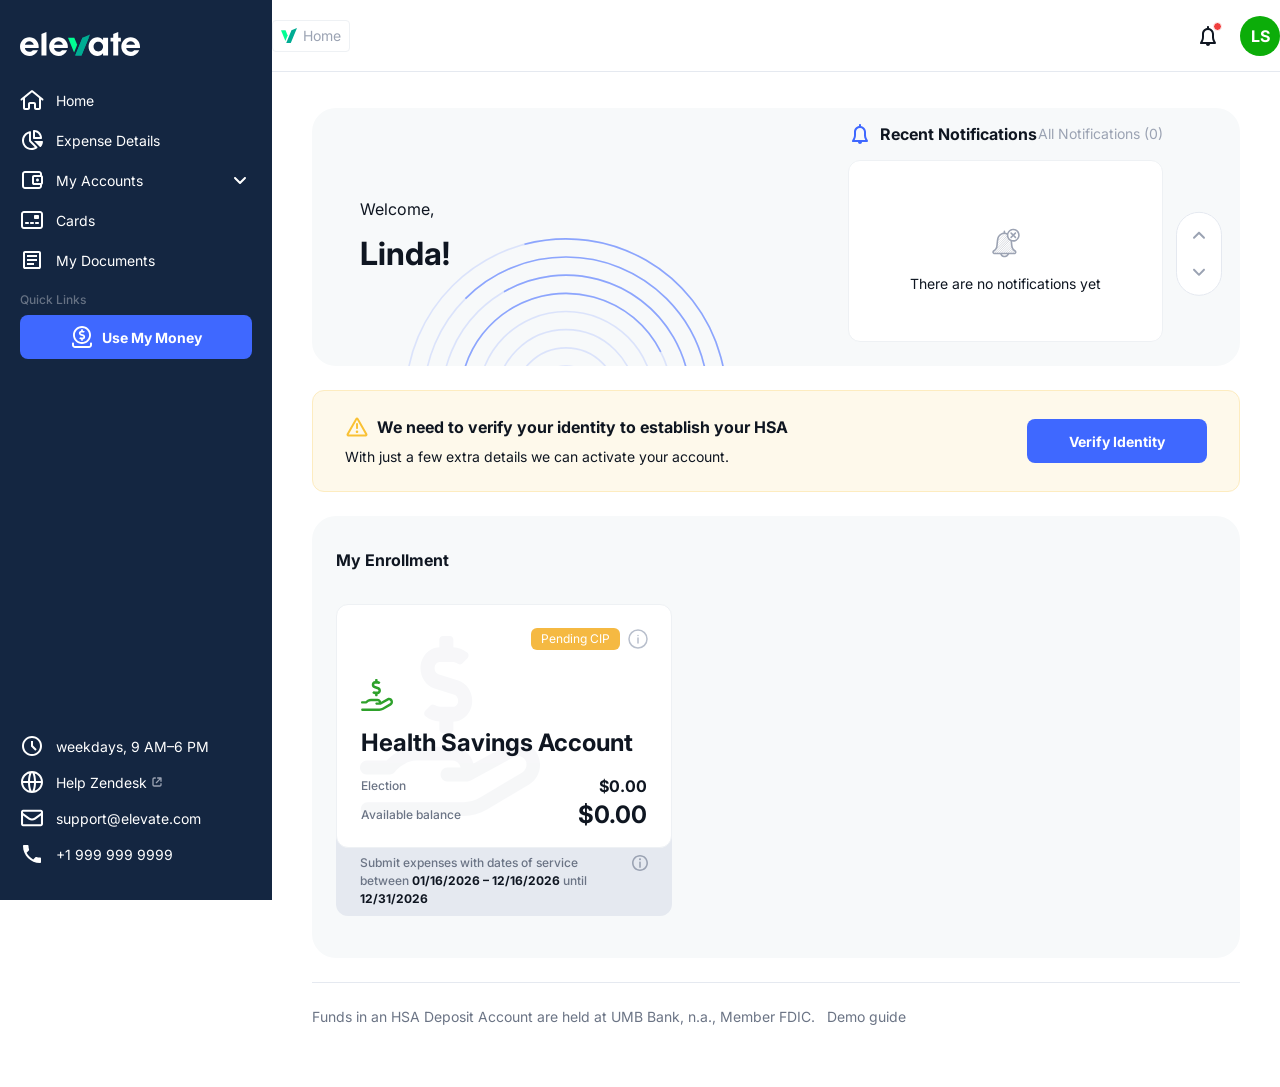
<file: index.html>
<!DOCTYPE html>
<html lang="en">
<head>
  <meta charset="UTF-8" />
  <meta name="viewport" content="width=device-width, initial-scale=1.0"/>
  <title>Elevate – Home</title>
  <link rel="icon" href="assets/icons/favicon_breadcrumbs.svg" type="image/svg+xml"/>
  <link href="https://fonts.googleapis.com/css2?family=Inter:wght@400;500;600;700&display=swap" rel="stylesheet"/>
  <link rel="stylesheet" href="css/styles.css"/>
  <style>

    /* ── Welcome card ── */
    .welcome-card {
      background: #f7f9fa;
      border-radius: 24px;
      height: 258px;
      overflow: hidden;
      position: relative;
      display: flex;
      flex-shrink: 0;
    }
    .welcome-left {
      width: 508px;
      height: 100%;
      flex-shrink: 0;
      position: relative;
      overflow: hidden;
      display: flex;
      align-items: center;
      padding-left: 48px;
    }
    .welcome-circles {
      position: absolute;
      width: 420px;
      height: auto;
      left: 44px;
      bottom: 0;
      pointer-events: none;
    }
    .welcome-text {
      position: relative;
      z-index: 1;
      display: flex;
      flex-direction: column;
      gap: 12px;
    }
    .welcome-text .greeting {
      font-size: 16px;
      font-weight: 400;
      color: #0f1621;
      line-height: 22px;
    }
    .welcome-text .name {
      font-size: 32px;
      font-weight: 700;
      color: #0f1621;
      line-height: 44px;
    }

    /* ── Notification block ── */
    .notif-block {
      flex: 1;
      position: relative;
      padding: 0 77px 24px 28px;
      display: flex;
      flex-direction: column;
      justify-content: flex-start;
    }
    .notif-header {
      display: flex;
      align-items: center;
      justify-content: space-between;
      height: 52px;
      flex-shrink: 0;
    }
    .notif-header-left {
      display: flex;
      align-items: center;
      gap: 8px;
    }
    .notif-header-left img { width: 24px; height: 24px; }
    .notif-header-title {
      font-size: 16px;
      font-weight: 700;
      color: #0f1621;
      line-height: 22px;
      white-space: nowrap;
    }
    .notif-all-link {
      font-size: 14px;
      font-weight: 400;
      color: #9ba3b3;
      line-height: 20px;
      white-space: nowrap;
      text-decoration: none;
    }
    .notif-body {
      background: #fff;
      border: 1px solid #eef1f4;
      border-radius: 12px;
      flex: 1;
      display: flex;
      align-items: center;
      justify-content: center;
    }
    .notif-empty {
      display: flex;
      flex-direction: column;
      align-items: center;
      gap: 12px;
      padding-top: 16px;
    }
    .notif-empty img { width: 38px; height: 38px; }
    .notif-empty span {
      font-size: 14px;
      font-weight: 400;
      color: #0f1621;
      line-height: 20px;
    }

    /* Carousel nav pill (vertical) */
    .carousel-nav {
      position: absolute;
      right: 18px;
      top: 50%;
      transform: translateY(-30%);
      display: flex;
      flex-direction: column;
      align-items: center;
      gap: 2px;
      background: #fff;
      border: 1px solid #e5e9f0;
      border-radius: 32px;
      padding: 4px;
    }
    .carousel-nav-btn {
      width: 36px;
      height: 36px;
      background: none;
      border: none;
      cursor: pointer;
      border-radius: 32px;
      display: flex;
      align-items: center;
      justify-content: center;
      padding: 0;
    }
    .carousel-nav-btn img { width: 24px; height: 24px; display: block; }
    .carousel-nav-btn:hover:not(.disabled) { background: #f7f9fa; }
    .carousel-nav-btn.disabled { cursor: default; pointer-events: none; }

    /* ── Warning info banner ── */
    .info-banner {
      background: #fef9eb;
      border: 1px solid #fdecc0;
      border-radius: 12px;
      padding: 24px 32px;
      display: flex;
      align-items: center;
      gap: 24px;
      flex-shrink: 0;
    }
    .info-banner-text {
      flex: 1;
      display: flex;
      flex-direction: column;
      gap: 8px;
    }
    .info-banner-header {
      display: flex;
      align-items: center;
      gap: 8px;
    }
    .info-banner-header img { width: 24px; height: 24px; flex-shrink: 0; }
    .info-banner-title {
      font-size: 16px;
      font-weight: 700;
      color: #0f1621;
      line-height: 22px;
    }
    .info-banner-sub {
      font-size: 14px;
      font-weight: 400;
      color: #0f1621;
      line-height: 20px;
    }
    .info-banner-btn {
      width: 180px;
      height: 44px;
      background: #3f68ff;
      border: none;
      border-radius: 8px;
      color: #fff;
      font-size: 14px;
      font-weight: 700;
      font-family: 'Inter', sans-serif;
      cursor: pointer;
      flex-shrink: 0;
      transition: background 0.15s;
      text-decoration: none;
      display: flex;
      align-items: center;
      justify-content: center;
    }
    .info-banner-btn:hover { background: #2f4bc4; }

    /* ── Cards carousel section ── */
    .cards-section {
      background: #f7f9fa;
      border-radius: 24px;
      height: 316px;
      overflow: hidden;
      position: relative;
      flex-shrink: 0;
    }

    /* Banner card inside carousel */
    .banner-card {
      position: absolute;
      left: 24px;
      top: 24px;
      right: 77px;
      background: #fff;
      border: 1px solid #eef1f4;
      border-radius: 12px;
      padding: 12px 24px;
      display: flex;
      align-items: center;
      gap: 24px;
    }
    .banner-card-content {
      flex: 1;
      display: flex;
      flex-direction: column;
      gap: 16px;
    }
    .banner-card-text { display: flex; flex-direction: column; gap: 8px; }
    .banner-card-title {
      font-size: 24px;
      font-weight: 700;
      color: #0f1621;
      line-height: 32px;
    }
    .banner-card-desc {
      font-size: 14px;
      font-weight: 400;
      color: #0f1621;
      line-height: 20px;
    }
    .banner-card-btns { display: flex; gap: 12px; align-items: center; }
    .btn-primary-sm {
      width: 180px;
      height: 40px;
      background: #3f68ff;
      border: none;
      border-radius: 8px;
      color: #fff;
      font-size: 14px;
      font-weight: 700;
      font-family: inherit;
      cursor: pointer;
      transition: background 0.15s;
      display: flex;
      align-items: center;
      justify-content: center;
    }
    .btn-primary-sm:hover { background: #2f4bc4; }
    .btn-outline-sm {
      width: 180px;
      height: 40px;
      background: #fff;
      border: 2px solid #e5e9f0;
      border-radius: 8px;
      color: #9ba3b3;
      font-size: 14px;
      font-weight: 700;
      font-family: inherit;
      cursor: default;
      display: flex;
      align-items: center;
      justify-content: center;
    }
    .banner-card-illustration {
      width: 200px;
      height: 200px;
      flex-shrink: 0;
      object-fit: contain;
    }
    .cards-end-label {
      position: absolute;
      bottom: 20px;
      left: 50%;
      transform: translateX(-50%);
      font-size: 14px;
      font-weight: 400;
      color: #6b7485;
      white-space: nowrap;
    }

    /* Carousel nav (vertical, right side of cards section) */
    .cards-carousel-nav {
      position: absolute;
      right: 18px;
      top: calc(50% - 16px);
      transform: translateY(-50%);
      z-index: 1;
      display: flex;
      flex-direction: column;
      align-items: center;
      gap: 2px;
    }
    .cards-carousel-pill {
      background: #fff;
      border: 1px solid #e5e9f0;
      border-radius: 32px;
      padding: 4px;
      display: flex;
      flex-direction: column;
      align-items: center;
      gap: 2px;
    }
    .cards-carousel-counter {
      font-size: 12px;
      font-weight: 500;
      color: #9ba3b3;
      line-height: 18px;
      text-align: center;
      padding: 4px 0;
      min-width: 36px;
    }
    .pause-btn {
      width: 24px;
      height: 24px;
      background: none;
      border: none;
      cursor: pointer;
      padding: 0;
      display: flex;
      align-items: center;
      justify-content: center;
      margin-top: 4px;
    }
    .pause-btn img { width: 24px; height: 24px; display: block; }

    /* ── My Enrollment section ── */
    .enrollment-section {
      background: #f7f9fa;
      border-radius: 24px;
      padding: 24px;
      display: flex;
      flex-direction: column;
      gap: 24px;
      flex-shrink: 0;
    }
    .enrollment-header {
      display: flex;
      align-items: center;
      justify-content: space-between;
      height: 40px;
      flex-shrink: 0;
    }
    .enrollment-header-title {
      font-size: 16px;
      font-weight: 700;
      color: #0f1621;
      line-height: 22px;
    }
    .view-all-btn {
      height: 40px;
      padding: 10px 16px;
      background: #fff;
      border: 2px solid #3f68ff;
      border-radius: 8px;
      font-family: 'Inter', sans-serif;
      font-size: 14px;
      font-weight: 700;
      color: #0f1621;
      cursor: pointer;
    }

    /* Enrollment card (post-verification) */
    .enrollment-card-wrapper {
      display: none;
      flex-direction: column;
      width: 336px;
      padding-bottom: 18px;
      position: relative;
      isolation: isolate;
    }
    .enrollment-card-wrapper.visible { display: flex; }
    .enroll-card {
      background: #fff;
      border: 1px solid #eef1f4;
      border-radius: 12px;
      padding: 24px 24px 16px;
      min-height: 244px;
      position: relative;
      display: flex;
      flex-direction: column;
      justify-content: flex-end;
      gap: 16px;
      overflow: hidden;
      margin-bottom: -18px;
      z-index: 2;
    }
    .enroll-card-info {
      position: absolute;
      top: 23px; right: 23px;
      display: flex; align-items: center; gap: 8px;
      z-index: 3;
    }
    .enroll-card-status {
      background: #f5b942;
      color: #fff;
      font-size: 12px;
      font-weight: 400;
      line-height: 1;
      padding: 5px 10px;
      border-radius: 6px;
      white-space: nowrap;
    }
    .enroll-card-watermark {
      position: absolute;
      left: 23px; top: 50%;
      transform: translateY(-50%);
      width: 180px; height: 180px;
      opacity: 0.12;
      pointer-events: none;
      z-index: 1;
    }
    .enroll-card-icon { width: 32px; height: 32px; position: relative; z-index: 2; }
    .enroll-card-name {
      font-size: 24px; font-weight: 700; color: #0f1621;
      line-height: 32px; overflow: hidden; text-overflow: ellipsis;
      white-space: nowrap; position: relative; z-index: 2;
    }
    .enroll-card-stats { display: flex; flex-direction: column; gap: 2px; position: relative; z-index: 2; }
    .enroll-stat-row { display: flex; align-items: center; justify-content: space-between; }
    .enroll-stat-label { font-size: 12px; font-weight: 500; color: #6b7485; line-height: 18px; white-space: nowrap; }
    .enroll-stat-value { font-size: 16px; font-weight: 700; color: #0f1621; line-height: 22px; }
    .enroll-stat-value.large {
      font-size: 24px; line-height: 32px;
      display: flex; align-items: center; gap: 2px;
    }
    .enroll-stat-value.large img { width: 16px; height: 16px; }
    .enroll-card-footer {
      background: #e5e9f0;
      border-radius: 0 0 12px 12px;
      padding: 24px 24px 8px;
      display: flex;
      align-items: flex-start;
      gap: 12px;
      z-index: 1;
    }
    .enroll-card-footer p {
      flex: 1;
      font-size: 12px; font-weight: 500; color: #6b7485; line-height: 18px;
    }
    .enroll-card-footer p strong { font-weight: 700; color: #0f1621; }
    .enroll-card-footer img { width: 16px; height: 16px; flex-shrink: 0; margin-top: 1px; }

    /* ── Activity table (post-verification) ── */
    .activity-section {
      display: none;
      background: #f7f9fa;
      border-radius: 24px;
      padding: 24px;
      flex-direction: column;
      gap: 24px;
      flex-shrink: 0;
    }
    .activity-section.visible { display: flex; }
    .activity-section-header {
      display: flex;
      align-items: center;
      justify-content: space-between;
      height: 40px;
    }
    .activity-section-title {
      font-size: 16px;
      font-weight: 700;
      color: #0f1621;
      line-height: 22px;
    }
    .activity-section-filters { display: flex; gap: 12px; }
    .activity-section-filter {
      height: 40px;
      background: #e5e9f0;
      border-radius: 8px;
      border: none;
      display: flex;
      align-items: center;
      gap: 4px;
      padding: 0 16px;
      font-family: 'Inter', sans-serif;
      font-size: 14px;
      font-weight: 400;
      color: #9ba3b3;
      cursor: default;
    }
    .activity-section-filter.search { width: 230px; }
    .activity-section-filter.type { width: 160px; }
    .activity-section-filter.period { width: 160px; }
    .activity-section-filter svg,
    .activity-section-filter img { flex-shrink: 0; margin-left: auto; }
    .activity-section-empty {
      display: flex;
      flex-direction: column;
      align-items: center;
      gap: 12px;
      padding: 12px 0;
    }
    .activity-section-empty img { width: 72px; height: 72px; }
    .activity-section-empty-title {
      font-size: 16px; font-weight: 700; color: #0f1621;
      line-height: 22px; text-align: center;
    }
    .activity-section-empty-sub {
      font-size: 16px; font-weight: 400; color: #0f1621;
      line-height: 22px; text-align: center;
    }
    .enrollment-empty {
      display: flex;
      flex-direction: column;
      align-items: center;
      gap: 24px;
      padding-bottom: 12px;
    }
    .enrollment-empty img { width: 72px; height: 72px; }
    .enrollment-empty-text {
      display: flex;
      flex-direction: column;
      align-items: center;
      gap: 12px;
      text-align: center;
    }
    .enrollment-empty-text .empty-title {
      font-size: 16px;
      font-weight: 700;
      color: #0f1621;
      line-height: 22px;
    }
    .enrollment-empty-text .empty-sub {
      font-size: 16px;
      font-weight: 400;
      color: #0f1621;
      line-height: 22px;
    }

    /* ── Separator ── */
    .home-separator {
      height: 1px;
      background: #e5e9f0;
      flex-shrink: 0;
    }

    /* ── Disclosure ── */
    .disclosure {
      font-size: 14px;
      font-weight: 400;
      color: #6b7485;
      line-height: 20px;
    }

    /* ── Hint tooltip ── */
    .hint-tip {
      position: relative;
      font-size: 14px;
      font-weight: 400;
      color: #6b7485;
      line-height: 20px;
      white-space: nowrap;
      cursor: default;
    }
    .hint-tip-text {
      display: none;
      position: absolute;
      bottom: calc(100% + 8px);
      left: 50%;
      transform: translateX(-50%);
      background: #0f1621;
      color: #fff;
      font-size: 13px;
      font-weight: 400;
      line-height: 18px;
      padding: 10px 14px;
      border-radius: 8px;
      width: 280px;
      white-space: normal;
      z-index: 10;
      pointer-events: none;
    }
    .hint-tip-text::after {
      content: '';
      position: absolute;
      top: 100%;
      left: 50%;
      transform: translateX(-50%);
      border: 6px solid transparent;
      border-top-color: #0f1621;
    }
    .hint-tip:hover .hint-tip-text { display: block; }

    /* ── Home header breadcrumb override ── */
    .bc-home-active {
      color: #9ba3b3;
      font-size: 14px;
      font-weight: 400;
    }

    /* ── Verify Identity modal ── */
    .vi-modal-overlay {
      display: none;
      position: fixed;
      inset: 0;
      background: #0f1621;
      opacity: 0.5;
      z-index: 200;
    }
    .vi-modal-overlay.active { display: block; }

    .vi-modal-wrap {
      display: none;
      position: fixed;
      inset: 0;
      z-index: 201;
      align-items: flex-start;
      justify-content: center;
      overflow-y: auto;
      padding: 40px 16px;
    }
    .vi-modal-wrap.active { display: flex; }

    .vi-modal {
      background: #fff;
      border-radius: 24px;
      width: 720px;
      max-width: 100%;
      position: relative;
      display: flex;
      flex-direction: column;
      padding: 48px 24px 24px;
      gap: 32px;
    }

    .vi-modal-close {
      position: absolute;
      top: 16px; right: 16px;
      width: 24px; height: 24px;
      background: none; border: none;
      cursor: pointer; padding: 0;
      display: flex; align-items: center; justify-content: center;
    }
    .vi-modal-close img { width: 24px; height: 24px; }

    .vi-modal-title {
      font-size: 40px;
      font-weight: 700;
      color: #0f1621;
      line-height: 44px;
      text-align: center;
    }

    /* Sections wrapper */
    .vi-sections {
      display: flex;
      flex-direction: column;
      gap: 12px;
    }

    /* Dark blue "Why We're Asking" card */
    .vi-why-card {
      background: #142641;
      border-radius: 8px;
      padding: 54px 32px 0;
      height: 385px;
      display: flex;
      flex-direction: column;
      align-items: center;
      gap: 24px;
      overflow: hidden;
    }
    .vi-why-inner {
      display: flex;
      flex-direction: column;
      align-items: center;
      gap: 24px;
      width: 100%;
    }
    .vi-why-text {
      display: flex;
      flex-direction: column;
      gap: 12px;
      width: 100%;
      text-align: center;
    }
    .vi-why-title {
      font-size: 32px;
      font-weight: 700;
      color: #fff;
      line-height: 44px;
    }
    .vi-why-desc {
      font-size: 14px;
      font-weight: 400;
      color: rgba(255,255,255,0.75);
      line-height: 20px;
    }
    .vi-why-btn {
      width: 280px;
      height: 54px;
      background: #3f68ff;
      border: none;
      border-radius: 8px;
      color: #fff;
      font-size: 14px;
      font-weight: 700;
      font-family: 'Inter', sans-serif;
      cursor: pointer;
      transition: background 0.15s;
      flex-shrink: 0;
    }
    .vi-why-btn:hover { background: #2f4bc4; }
    .vi-why-illustration {
      display: block;
      width: 280px;
      flex-shrink: 0;
    }

    /* Two info cards */
    .vi-info-cards {
      display: flex;
      gap: 12px;
    }
    .vi-info-card {
      flex: 1;
      height: 404px;
      border-radius: 8px;
      padding: 32px;
      display: flex;
      flex-direction: column;
      gap: 16px;
      overflow: hidden;
    }
    .vi-info-card.blue { background: #6C9EE8; }
    .vi-info-card.green { background: #025248; }
    .vi-info-card > img { width: 72px; height: 72px; flex-shrink: 0; }
    .vi-info-card-text { display: flex; flex-direction: column; gap: 12px; }
    .vi-info-card-title {
      font-size: 32px;
      font-weight: 700;
      color: #fff;
      line-height: 44px;
    }
    .vi-info-card-desc {
      font-size: 14px;
      font-weight: 400;
      color: rgba(255,255,255,0.85);
      line-height: 20px;
    }
    .vi-check-list {
      list-style: none;
      display: flex;
      flex-direction: column;
      gap: 8px;
      margin: 0; padding: 0;
    }
    .vi-check-list li {
      display: flex;
      align-items: flex-start;
      gap: 8px;
      font-size: 14px;
      font-weight: 400;
      color: rgba(255,255,255,0.85);
      line-height: 20px;
    }
    .vi-check-list li img { width: 16px; height: 16px; flex-shrink: 0; margin-top: 2px; }

    /* FAQ accordions */
    .vi-faq { display: flex; flex-direction: column; gap: 12px; }
    .vi-faq-item {
      border: 2px solid #eef1f4;
      border-radius: 8px;
      overflow: hidden;
    }
    .vi-faq-btn {
      width: 100%;
      background: #fff;
      border: none;
      padding: 12px 16px;
      display: flex;
      align-items: center;
      justify-content: flex-start;
      gap: 2px;
      cursor: pointer;
      font-family: 'Inter', sans-serif;
      font-size: 14px;
      font-weight: 400;
      color: rgba(0,0,0,0.8);
      text-align: left;
    }
    .vi-faq-btn img {
      width: 24px; height: 24px; flex-shrink: 0;
      transform: rotate(180deg);
      transition: transform 0.2s;
    }
    .vi-faq-btn.open img { transform: rotate(0deg); }

    /* Bottom CTA */
    .vi-start-btn {
      width: 100%;
      height: 54px;
      background: #3f68ff;
      border: none;
      border-radius: 8px;
      color: #fff;
      font-size: 14px;
      font-weight: 700;
      font-family: 'Inter', sans-serif;
      cursor: pointer;
      transition: background 0.15s;
    }
    .vi-start-btn:hover { background: #2f4bc4; }

    @media (max-width: 1024px) {
      .welcome-card { height: auto; flex-direction: column; }
      .welcome-left { width: 100%; height: 180px; }
      .notif-block { padding: 16px; padding-right: 60px; height: 260px; }
      .banner-card { flex-direction: column; height: auto; }
      .cards-section { height: auto; min-height: 316px; }
      .banner-card-illustration { width: 120px; height: 120px; }
    }
    @media (max-width: 768px) {
      .banner-card { padding: 16px; }
      .banner-card-btns { flex-direction: column; width: 100%; }
      .btn-primary-sm, .btn-outline-sm { width: 100%; }
      .info-banner { flex-direction: column; }
      .info-banner-btn { width: 100%; }
    }
  </style>
</head>
<body>

<div class="sidebar-overlay" id="overlay" onclick="closeSidebar()"></div>

<aside class="sidebar" id="sidebar">
  <div class="logo"><img src="assets/images/sidebar_nav_logo.svg" alt="Elevate"/></div>
  <a class="nav-item" href="#">
    <img src="assets/icons/home.svg" alt=""/>
    Home
  </a>
  <a class="nav-item" href="#">
    <img src="assets/icons/expense.svg" alt=""/>
    Expense Details
  </a>
  <a class="nav-item" href="#">
    <img src="assets/icons/accounts.svg" alt=""/>
    My Accounts
    <img src="assets/icons/arrow.svg" class="chevron" alt=""/>
  </a>
  <a class="nav-item" href="#">
    <img src="assets/icons/cards.svg" alt=""/>
    Cards
  </a>
  <a class="nav-item" href="#">
    <img src="assets/icons/documents.svg" alt=""/>
    My Documents
  </a>
  <div class="nav-label">Quick Links</div>
  <a class="nav-cta-btn" href="#">
    <img src="assets/icons/reimburse.svg" alt=""/>
    Use My Money
  </a>

  <div class="nav-help">
    <div class="nav-help-item">
      <img src="assets/icons/schedule.svg" alt=""/>
      weekdays, 9 AM–6 PM
    </div>
    <a class="nav-help-item" href="#">
      <img src="assets/icons/globe.svg" alt=""/>
      <span class="nav-help-link">Help Zendesk <img src="assets/icons/open_link.svg" class="open-link" alt=""/></span>
    </a>
    <a class="nav-help-item" href="mailto:support@elevate.com">
      <img src="assets/icons/mail.svg" alt=""/>
      support@elevate.com
    </a>
    <a class="nav-help-item" href="tel:+19999999999">
      <img src="assets/icons/phone.svg" alt=""/>
      +1 999 999 9999
    </a>
  </div>
</aside>

<div class="main">
  <header class="topbar">
    <div class="topbar-inner">
      <div class="topbar-left">
        <button class="menu-toggle" onclick="openSidebar()" aria-label="Menu">
          <svg fill="none" viewBox="0 0 24 24" stroke="currentColor"><path stroke-linecap="round" stroke-linejoin="round" stroke-width="2" d="M4 6h16M4 12h16M4 18h16"/></svg>
        </button>
        <div class="breadcrumb-pill">
          <span class="brand-logo">
            <img src="assets/icons/favicon_breadcrumbs.svg" alt=""/>
          </span>
          <span class="bc-home-active">Home</span>
        </div>
      </div>
      <div class="topbar-right">
        <div class="notif-btn">
          <img src="assets/icons/notifications.svg" alt="Notifications"/>
          <div class="notif-dot"></div>
        </div>
        <div class="avatar">LS</div>
      </div>
    </div>
  </header>

  <div class="content">
    <div class="content-inner">

      <!-- Welcome card -->
      <div class="welcome-card">
        <div class="welcome-left">
          <img class="welcome-circles" src="assets/images/circles_bg.svg" alt=""/>
          <div class="welcome-text">
            <span class="greeting">Welcome,</span>
            <span class="name">Linda!</span>
          </div>
        </div>

        <div class="notif-block">
          <div class="notif-header">
            <div class="notif-header-left">
              <img src="assets/icons/notifications_blue.svg" alt=""/>
              <span class="notif-header-title">Recent Notifications</span>
            </div>
            <a class="notif-all-link" href="#">All Notifications (0)</a>
          </div>
          <div class="notif-body">
            <div class="notif-empty">
              <img src="assets/icons/notifications_disabled.svg" alt=""/>
              <span>There are no notifications yet</span>
            </div>
          </div>

          <!-- Carousel nav -->
          <div class="carousel-nav">
            <button class="carousel-nav-btn disabled">
              <img src="assets/icons/disabled_arrow.svg" alt="Previous"/>
            </button>
            <button class="carousel-nav-btn disabled">
              <img src="assets/icons/disabled_arrow.svg" alt="Next" style="transform: rotate(180deg);"/>
            </button>
          </div>
        </div>
      </div>

      <!-- Identity verification banner -->
      <div class="info-banner" id="verifyBanner">
        <div class="info-banner-text">
          <div class="info-banner-header">
            <img src="assets/icons/warning.svg" alt=""/>
            <span class="info-banner-title">We need to verify your identity to establish your HSA</span>
          </div>
          <p class="info-banner-sub">With just a few extra details we can activate your account.</p>
        </div>
        <button class="info-banner-btn" onclick="openVerifyModal()">Verify Identity</button>
      </div>

      <!-- My Enrollment -->
      <div class="enrollment-section">
        <div class="enrollment-header">
          <span class="enrollment-header-title">My Enrollment</span>
          <button class="view-all-btn" id="viewAllBtn" style="display:none;">View All Enrollments</button>
        </div>

        <!-- Empty state (pre-verification) -->
        <div class="enrollment-empty" id="enrollmentEmpty" style="display:none;">
          <img src="assets/images/no_expenses.svg" alt="No enrollments"/>
          <div class="enrollment-empty-text">
            <span class="empty-title">There are no Enrollments yet</span>
            <span class="empty-sub">Enrollments will be added soon</span>
          </div>
        </div>

        <!-- Enrollment card (always visible) -->
        <div class="enrollment-card-wrapper visible" id="enrollmentCard">
          <div class="enroll-card" id="enrollCardInner" style="cursor:default;">
            <div class="enroll-card-info">
              <span class="enroll-card-status" id="pendingCipBadge">Pending CIP</span>
              <svg width="20" height="20" viewBox="0 0 20 20" fill="none">
                <circle cx="10" cy="10" r="9" stroke="#b8bfcc" stroke-width="1.5"/>
                <path d="M10 9v5" stroke="#b8bfcc" stroke-width="1.5" stroke-linecap="round"/>
                <circle cx="10" cy="6.5" r="0.75" fill="#b8bfcc"/>
              </svg>
            </div>
            <img class="enroll-card-watermark" src="assets/images/hsa_watermark.svg" alt=""/>
            <img class="enroll-card-icon" src="assets/images/hsa_icon.svg" alt="HSA"/>
            <div class="enroll-card-name">Health Savings Account</div>
            <div class="enroll-card-stats">
              <div class="enroll-stat-row">
                <span class="enroll-stat-label">Election</span>
                <span class="enroll-stat-value">$0.00</span>
              </div>
              <div class="enroll-stat-row">
                <span class="enroll-stat-label">Available balance</span>
                <span class="enroll-stat-value large">$0.00</span>
              </div>
            </div>
          </div>
          <div class="enroll-card-footer">
            <p>Submit expenses with dates of service between <strong>01/16/2026 – 12/16/2026</strong> until <strong>12/31/2026</strong></p>
            <img src="assets/icons/info.svg" alt="Info"/>
          </div>
        </div>
      </div>

      <!-- Activity table (post-verification) -->
      <div class="activity-section" id="activitySection">
        <div class="activity-section-header">
          <span class="activity-section-title">Activity</span>
          <div class="activity-section-filters">
            <div class="activity-section-filter search">
              Search
              <img src="assets/icons/search_disabled.svg" alt="" style="width:24px;height:24px;"/>
            </div>
            <div class="activity-section-filter type">
              Type: All
              <svg width="16" height="16" viewBox="0 0 16 16" fill="none">
                <path d="M4 6l4 4 4-4" stroke="#9ba3b3" stroke-width="1.5" stroke-linecap="round" stroke-linejoin="round"/>
              </svg>
            </div>
            <div class="activity-section-filter period">
              Period: All
              <img src="assets/icons/calendar_disabled.svg" alt="" style="width:24px;height:24px;"/>
            </div>
          </div>
        </div>
        <div class="activity-section-empty">
          <img src="assets/icons/no_activities.svg" alt="No activities"/>
          <div class="activity-section-empty-title">There are no Activities yet</div>
          <div class="activity-section-empty-sub">Activities will be added to this list as soon as you make your first spending.</div>
        </div>
      </div>

      <!-- Separator -->
      <div class="home-separator"></div>

      <!-- Disclosure -->
      <div style="display:flex;align-items:center;gap:12px;">
        <p class="disclosure">Funds in an HSA Deposit Account are held at UMB Bank, n.a., Member FDIC.</p>
        <span class="hint-tip">Demo guide<span class="hint-tip-text">If you select the first answer for every question, your identity is verified instantly — no document upload needed. If you select the last answer for every question, you'll be directed to upload an identity document instead.</span></span>
        <button id="restartBtn" onclick="restartFlow()" style="display:none;background:none;border:none;cursor:pointer;font-family:'Inter',sans-serif;font-size:14px;font-weight:400;color:#6b7485;padding:0;white-space:nowrap;line-height:20px;">Restart</button>
      </div>

    </div>
  </div>
</div>

<!-- Verify Identity modal overlay -->
<div class="vi-modal-overlay" id="viOverlay" onclick="closeVerifyModal()"></div>

<!-- Verify Identity modal -->
<div class="vi-modal-wrap" id="viModal">
  <div class="vi-modal">

    <!-- Close -->
    <button class="vi-modal-close" onclick="closeVerifyModal()" aria-label="Close">
      <img src="assets/icons/close.svg" alt="Close"/>
    </button>

    <!-- Title -->
    <h2 class="vi-modal-title">Verify Identity</h2>

    <!-- Sections -->
    <div class="vi-sections">

      <!-- Why We're Asking card -->
      <div class="vi-why-card">
        <div class="vi-why-inner">
          <div class="vi-why-text">
            <div class="vi-why-title">Why We're Asking</div>
            <p class="vi-why-desc">To open your HSA, we're required to verify identity. This helps protect your account and is part of federal requirements under the USA PATRIOT Act.</p>
          </div>
          <button class="vi-why-btn" onclick="startVerification()">Start Verification</button>
        </div>
        <img class="vi-why-illustration" src="assets/images/pop_up_why_were_asking.svg" alt=""/>
      </div>

      <!-- Info cards -->
      <div class="vi-info-cards">
        <div class="vi-info-card blue">
          <img src="assets/images/pop_up_big_check_required.svg" alt=""/>
          <div class="vi-info-card-text">
            <div class="vi-info-card-title">Required Action</div>
            <p class="vi-info-card-desc">Answer a few quick questions about yourself, or upload an identification document.<br/>Both options are fast and secure.</p>
          </div>
        </div>
        <div class="vi-info-card green">
          <img src="assets/images/pop_up_lock_why_this_matters.svg" alt=""/>
          <div class="vi-info-card-text">
            <div class="vi-info-card-title">Why This Matters</div>
            <ul class="vi-check-list">
              <li><img src="assets/icons/check_white_for_pop_up.svg" alt=""/>Required by law to open your account</li>
              <li><img src="assets/icons/check_white_for_pop_up.svg" alt=""/>Help keep your information safe</li>
              <li><img src="assets/icons/check_white_for_pop_up.svg" alt=""/>Takes a minute to complete</li>
              <li><img src="assets/icons/check_white_for_pop_up.svg" alt=""/>Allows you to receive any employer contributions</li>
            </ul>
          </div>
        </div>
      </div>

    </div>

    <!-- FAQ -->
    <div class="vi-faq">
      <div class="vi-faq-item">
        <button class="vi-faq-btn" onclick="toggleFaq(this)">
          <img src="assets/icons/black_arrow.svg" alt=""/>
          Is this process secure?
        </button>
      </div>
      <div class="vi-faq-item">
        <button class="vi-faq-btn" onclick="toggleFaq(this)">
          <img src="assets/icons/black_arrow.svg" alt=""/>
          How long does this take?
        </button>
      </div>
      <div class="vi-faq-item">
        <button class="vi-faq-btn" onclick="toggleFaq(this)">
          <img src="assets/icons/black_arrow.svg" alt=""/>
          What happens if I don't do this?
        </button>
      </div>
      <div class="vi-faq-item">
        <button class="vi-faq-btn" onclick="toggleFaq(this)">
          <img src="assets/icons/black_arrow.svg" alt=""/>
          Who do I contact if I have more questions?
        </button>
      </div>
    </div>

    <!-- Bottom CTA -->
    <button class="vi-start-btn" onclick="startVerification()">Start Verification</button>

  </div>
</div>

<script src="js/sidebar.js"></script>
<script>
  if (localStorage.getItem('identityVerified') === 'true') {
    document.getElementById('verifyBanner').style.display = 'none';
    document.getElementById('restartBtn').style.display = 'inline';
    document.getElementById('viewAllBtn').style.display = 'inline';
    document.getElementById('pendingCipBadge').style.display = 'none';
    var card = document.getElementById('enrollCardInner');
    card.style.cursor = 'pointer';
    card.onclick = function() { window.location.href = 'hsa-account.html'; };
    document.getElementById('activitySection').classList.add('visible');
  }

  function openVerifyModal() {
    document.getElementById('viOverlay').classList.add('active');
    document.getElementById('viModal').classList.add('active');
    document.body.style.overflow = 'hidden';
  }

  function closeVerifyModal() {
    document.getElementById('viOverlay').classList.remove('active');
    document.getElementById('viModal').classList.remove('active');
    document.body.style.overflow = '';
  }

  function restartFlow() {
    localStorage.removeItem('identityVerified');
    window.location.href = 'index.html';
  }

  function startVerification() {
    window.location.href = 'questionnaire.html';
  }

  function toggleFaq(btn) {
    btn.classList.toggle('open');
  }
</script>
</body>
</html>
</file>
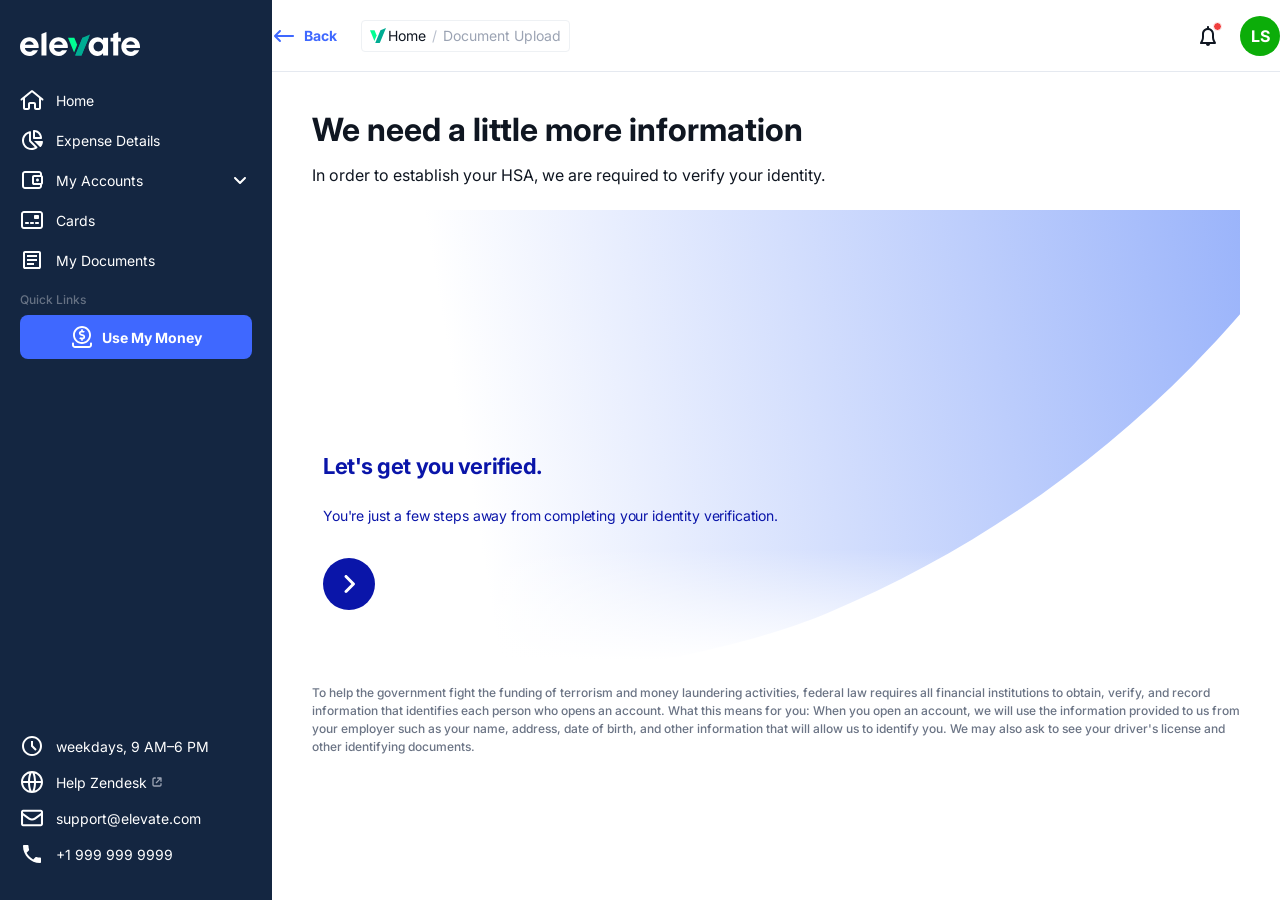
<file: document-upload.html>
<!DOCTYPE html>
<html lang="en">
<head>
  <meta charset="UTF-8" />
  <meta name="viewport" content="width=device-width, initial-scale=1.0"/>
  <title>Elevate – Document Upload</title>
  <link rel="icon" href="assets/icons/favicon_breadcrumbs.svg" type="image/svg+xml"/>
  <link href="https://fonts.googleapis.com/css2?family=Inter:wght@400;500;600;700&display=swap" rel="stylesheet"/>
  <link rel="stylesheet" href="css/styles.css"/>
  <style>
    .hero-section {
      height: 450px;
      position: relative;
      overflow: hidden;
      flex-shrink: 0;
      background: #fff;
    }
    .hero-bg {
      position: absolute;
      width: 1249px;
      height: 1139px;
      left: -40px;
      top: -649px;
      display: block;
      max-width: none;
    }
    .hero-gradient {
      position: absolute;
      bottom: 0;
      left: 0;
      right: 0;
      height: 111px;
      background: linear-gradient(to bottom, rgba(255,255,255,0), #fff);
      pointer-events: none;
    }
    .hero-content {
      position: absolute;
      left: 11px;
      bottom: 50px;
      width: 457px;
      display: flex;
      flex-direction: column;
      gap: 34px;
    }
    .hero-text {
      display: flex;
      flex-direction: column;
      gap: 28px;
      color: #0a15a9;
    }
    .hero-title {
      font-size: 22px;
      font-weight: 700;
      letter-spacing: -0.44px;
      line-height: normal;
    }
    .hero-subtitle {
      font-size: 14px;
      font-weight: 400;
      letter-spacing: -0.14px;
      line-height: normal;
    }
    .hero-arrow-btn {
      width: 52px;
      height: 52px;
      border-radius: 50px;
      background: #0a15a9;
      border: none;
      cursor: pointer;
      display: flex;
      align-items: center;
      justify-content: center;
      flex-shrink: 0;
      padding: 8px;
    }
    .disclaimer {
      font-size: 12px;
      font-weight: 500;
      color: #6b7485;
      line-height: 18px;
    }
    @media (max-width: 768px) {
      .hero-section { height: 320px; }
      .hero-bg { width: 900px; height: 820px; left: -30px; top: -470px; }
      .hero-content { width: 90%; left: 12px; }
      .hero-title { font-size: 18px; }
    }
  </style>
</head>
<body>

<div class="sidebar-overlay" id="overlay" onclick="closeSidebar()"></div>

<aside class="sidebar" id="sidebar">
  <div class="logo"><img src="assets/images/sidebar_nav_logo.svg" alt="Elevate"/></div>
  <a class="nav-item" href="index.html">
    <img src="assets/icons/home.svg" alt=""/>
    Home
  </a>
  <a class="nav-item" href="#">
    <img src="assets/icons/expense.svg" alt=""/>
    Expense Details
  </a>
  <a class="nav-item" href="#">
    <img src="assets/icons/accounts.svg" alt=""/>
    My Accounts
    <img src="assets/icons/arrow.svg" class="chevron" alt=""/>
  </a>
  <a class="nav-item" href="#">
    <img src="assets/icons/cards.svg" alt=""/>
    Cards
  </a>
  <a class="nav-item" href="#">
    <img src="assets/icons/documents.svg" alt=""/>
    My Documents
  </a>
  <div class="nav-label">Quick Links</div>
  <a class="nav-cta-btn" href="#">
    <img src="assets/icons/reimburse.svg" alt=""/>
    Use My Money
  </a>

  <div class="nav-help">
    <div class="nav-help-item">
      <img src="assets/icons/schedule.svg" alt=""/>
      weekdays, 9 AM–6 PM
    </div>
    <a class="nav-help-item" href="#">
      <img src="assets/icons/globe.svg" alt=""/>
      <span class="nav-help-link">Help Zendesk <img src="assets/icons/open_link.svg" class="open-link" alt=""/></span>
    </a>
    <a class="nav-help-item" href="mailto:support@elevate.com">
      <img src="assets/icons/mail.svg" alt=""/>
      support@elevate.com
    </a>
    <a class="nav-help-item" href="tel:+19999999999">
      <img src="assets/icons/phone.svg" alt=""/>
      +1 999 999 9999
    </a>
  </div>
</aside>

<div class="main">
  <header class="topbar">
    <div class="topbar-inner">
    <div class="topbar-left">
      <button class="menu-toggle" onclick="openSidebar()" aria-label="Menu">
        <svg fill="none" viewBox="0 0 24 24" stroke="currentColor"><path stroke-linecap="round" stroke-linejoin="round" stroke-width="2" d="M4 6h16M4 12h16M4 18h16"/></svg>
      </button>
      <a class="back-btn" href="index.html">
        <img src="assets/icons/back_arrow.svg" alt=""/>
        Back
      </a>
      <div class="breadcrumb-pill">
        <a class="brand-logo" href="index.html" style="text-decoration:none;">
          <img src="assets/icons/favicon_breadcrumbs.svg" alt=""/>
          Home
        </a>
        <span class="bc-sep">/</span>
        <span class="bc-current">Document Upload</span>
      </div>
    </div>
    <div class="topbar-right">
      <div class="notif-btn">
        <img src="assets/icons/notifications.svg" alt="Notifications"/>
        <div class="notif-dot"></div>
      </div>
      <div class="avatar">LS</div>
    </div>
    </div>
  </header>

  <div class="content">
    <div class="content-inner">

      <div class="page-header">
        <h1>We need a little more information</h1>
        <p class="subtitle">In order to establish your HSA, we are required to verify your identity.</p>
      </div>

      <div class="hero-section">
        <img class="hero-bg" src="assets/images/hero_bg.svg" alt=""/>
        <div class="hero-gradient"></div>
        <div class="hero-content">
          <div class="hero-text">
            <div class="hero-title">Let's get you verified.</div>
            <div class="hero-subtitle">You're just a few steps away from completing your identity verification.</div>
          </div>
          <button class="hero-arrow-btn" aria-label="Continue" onclick="window.location.href='identity-select.html'">
            <img src="assets/icons/big_arrow.svg" alt=""/>
          </button>
        </div>
      </div>

      <p class="disclaimer">To help the government fight the funding of terrorism and money laundering activities, federal law requires all financial institutions to obtain, verify, and record information that identifies each person who opens an account. What this means for you: When you open an account, we will use the information provided to us from your employer such as your name, address, date of birth, and other information that will allow us to identify you. We may also ask to see your driver's license and other identifying documents.</p>

    </div>
  </div>
</div>

<script src="js/sidebar.js"></script>
</body>
</html>
</file>
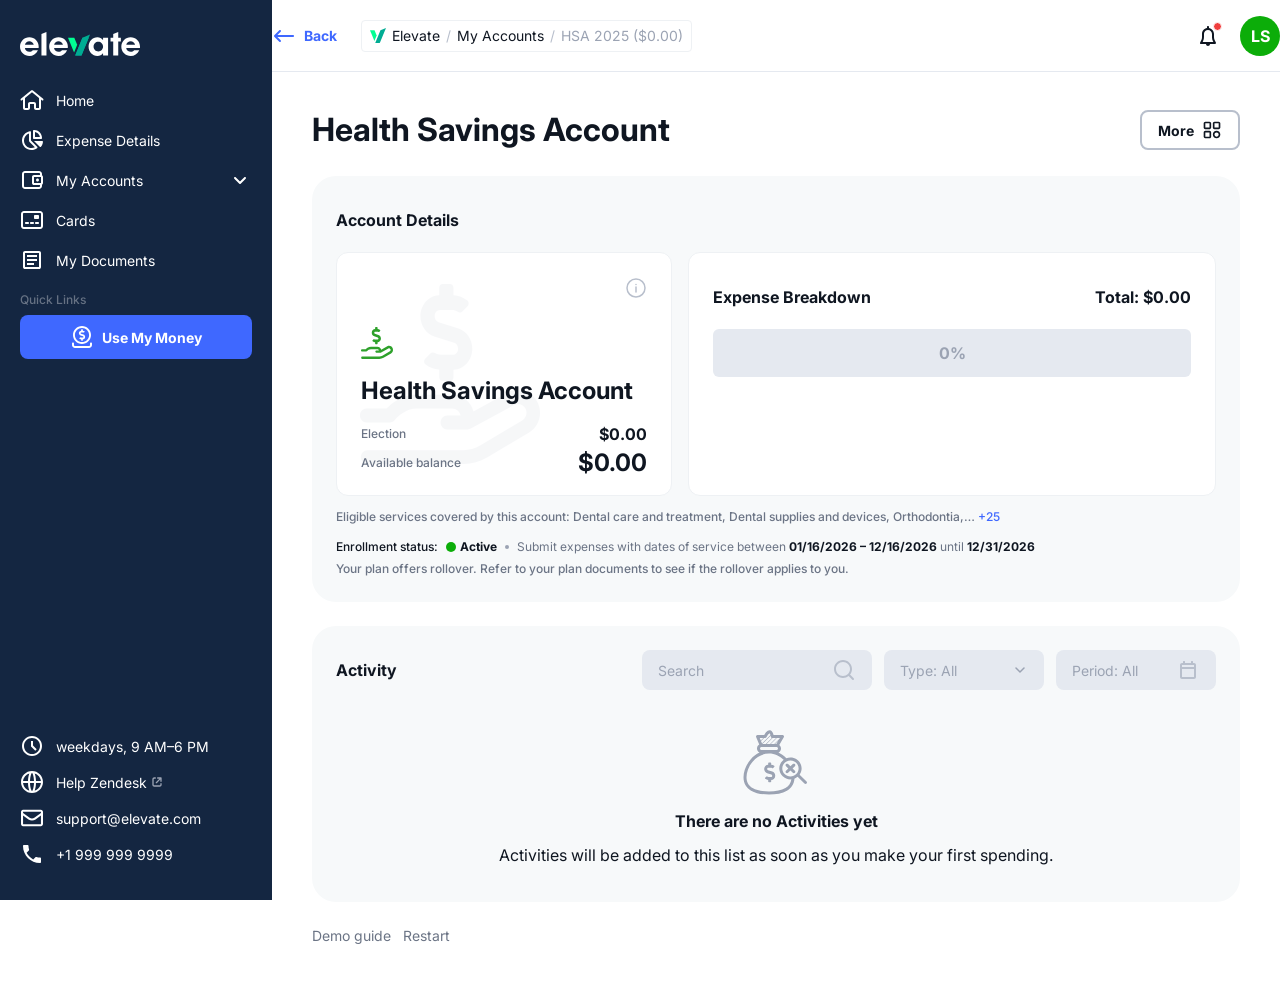
<file: hsa-account.html>
<!DOCTYPE html>
<html lang="en">
<head>
  <meta charset="UTF-8" />
  <meta name="viewport" content="width=device-width, initial-scale=1.0"/>
  <title>Elevate – Health Savings Account</title>
  <link rel="icon" href="assets/icons/favicon_breadcrumbs.svg" type="image/svg+xml"/>
  <link href="https://fonts.googleapis.com/css2?family=Inter:wght@400;500;600;700&display=swap" rel="stylesheet"/>
  <link rel="stylesheet" href="css/styles.css"/>
  <style>

    /* ── Page title row ── */
    .hsa-title-row {
      display: flex;
      align-items: center;
      justify-content: space-between;
      flex-shrink: 0;
    }
    .more-btn {
      display: flex;
      align-items: center;
      gap: 8px;
      height: 40px;
      padding: 8px 16px;
      background: #fff;
      border: 2px solid #b8bfcc;
      border-radius: 8px;
      font-family: 'Inter', sans-serif;
      font-size: 14px;
      font-weight: 700;
      color: #0f1621;
      cursor: pointer;
    }

    /* ── Shared section wrapper ── */
    .hsa-section {
      background: #f7f9fa;
      border-radius: 24px;
      padding: 24px;
      display: flex;
      flex-direction: column;
      gap: 12px;
      flex-shrink: 0;
    }
    .hsa-section-subtitle {
      font-size: 16px;
      font-weight: 700;
      color: #0f1621;
      line-height: 22px;
      height: 40px;
      display: flex;
      align-items: center;
      flex-shrink: 0;
    }

    /* ── Account cards row ── */
    .account-cards-row {
      display: flex;
      gap: 16px;
      align-items: stretch;
    }

    /* Enrollment card */
    .enrollment-card {
      width: 336px;
      flex-shrink: 0;
      min-height: 244px;
      background: #fff;
      border: 1px solid #eef1f4;
      border-radius: 12px;
      padding: 24px 24px 16px;
      position: relative;
      display: flex;
      flex-direction: column;
      justify-content: flex-end;
      gap: 16px;
      overflow: hidden;
    }
    .enrollment-info-icon {
      position: absolute;
      top: 23px;
      right: 23px;
      width: 24px;
      height: 24px;
      display: flex;
      align-items: center;
      justify-content: center;
    }
    .enrollment-hsa-icon {
      width: 32px;
      height: 32px;
      position: relative;
      z-index: 1;
    }
    .enrollment-watermark {
      position: absolute;
      left: 23px;
      top: 50%;
      transform: translateY(-50%);
      width: 180px;
      height: 180px;
      opacity: 0.12;
      pointer-events: none;
      z-index: 0;
    }
    .enrollment-card-name {
      font-size: 24px;
      font-weight: 700;
      color: #0f1621;
      line-height: 32px;
      overflow: hidden;
      text-overflow: ellipsis;
      white-space: nowrap;
      position: relative;
      z-index: 1;
    }
    .enrollment-stats {
      display: flex;
      flex-direction: column;
      gap: 2px;
      position: relative;
      z-index: 1;
    }
    .enrollment-stat-row {
      display: flex;
      align-items: center;
      justify-content: space-between;
    }
    .enrollment-stat-label {
      font-size: 12px;
      font-weight: 500;
      color: #6b7485;
      line-height: 18px;
      white-space: nowrap;
    }
    .enrollment-stat-value {
      font-size: 16px;
      font-weight: 700;
      color: #0f1621;
      line-height: 22px;
    }
    .enrollment-stat-value.large {
      font-size: 24px;
      line-height: 32px;
    }

    /* Expense breakdown card */
    .expense-card {
      flex: 1;
      background: #fff;
      border: 1px solid #eef1f4;
      border-radius: 12px;
      padding: 24px;
      display: flex;
      flex-direction: column;
      gap: 12px;
    }
    .expense-card-header {
      display: flex;
      align-items: center;
      justify-content: space-between;
      height: 40px;
      font-size: 16px;
      font-weight: 700;
      color: #0f1621;
      line-height: 22px;
      white-space: nowrap;
    }
    .expense-bar {
      background: #e5e9f0;
      border-radius: 6px;
      height: 48px;
      display: flex;
      align-items: center;
      justify-content: center;
    }
    .expense-bar span {
      font-size: 16px;
      font-weight: 700;
      color: #9ba3b3;
    }

    /* Eligible services */
    .eligible-services {
      font-size: 12px;
      font-weight: 500;
      color: #6b7485;
      line-height: 18px;
    }
    .eligible-services a {
      color: #3f68ff;
      text-decoration: none;
    }

    /* Enrollment status line */
    .enrollment-status-block {
      display: flex;
      flex-direction: column;
      gap: 4px;
    }
    .enrollment-status-line {
      display: flex;
      align-items: center;
      gap: 8px;
      flex-wrap: wrap;
      font-size: 12px;
      color: #6b7485;
      line-height: 18px;
    }
    .status-label {
      font-size: 12px;
      font-weight: 500;
      color: #0f1621;
      line-height: 18px;
    }
    .status-badge {
      display: flex;
      align-items: center;
      gap: 4px;
      font-size: 12px;
      font-weight: 700;
      color: #0f1621;
      line-height: 18px;
    }
    .status-dot {
      width: 10px;
      height: 10px;
      background: #0cad09;
      border-radius: 50%;
      flex-shrink: 0;
    }
    .status-bullet {
      width: 4px;
      height: 4px;
      background: #9ba3b3;
      border-radius: 50%;
      flex-shrink: 0;
    }
    .enrollment-dates {
      font-size: 12px;
      font-weight: 400;
      color: #6b7485;
      line-height: 18px;
    }
    .enrollment-dates strong {
      font-weight: 700;
      color: #0f1621;
    }
    .enrollment-rollover {
      font-size: 12px;
      font-weight: 500;
      color: #6b7485;
      line-height: 18px;
    }

    /* ── Activity section ── */
    .activity-header {
      display: flex;
      align-items: center;
      justify-content: space-between;
      height: 40px;
      flex-shrink: 0;
    }
    .activity-title {
      font-size: 16px;
      font-weight: 700;
      color: #0f1621;
      line-height: 22px;
    }
    .activity-filters {
      display: flex;
      gap: 12px;
    }
    .activity-filter {
      height: 40px;
      background: #e5e9f0;
      border-radius: 8px;
      border: none;
      display: flex;
      align-items: center;
      gap: 4px;
      padding: 0 16px;
      font-family: 'Inter', sans-serif;
      font-size: 14px;
      font-weight: 400;
      color: #9ba3b3;
      cursor: default;
    }
    .activity-filter.search { width: 230px; }
    .activity-filter.type { width: 160px; }
    .activity-filter.period { width: 160px; }
    .activity-filter svg, .activity-filter img { flex-shrink: 0; margin-left: auto; }
    .activity-empty {
      display: flex;
      flex-direction: column;
      align-items: center;
      gap: 12px;
      padding: 12px 0;
    }
    .activity-empty img { width: 72px; height: 72px; }
    .activity-empty-title {
      font-size: 16px;
      font-weight: 700;
      color: #0f1621;
      line-height: 22px;
      text-align: center;
    }
    .activity-empty-sub {
      font-size: 16px;
      font-weight: 400;
      color: #0f1621;
      line-height: 22px;
      text-align: center;
    }

    /* ── Demo guide tooltip (same as home page) ── */
    .hint-tip {
      position: relative;
      font-size: 14px;
      font-weight: 400;
      color: #6b7485;
      line-height: 20px;
      white-space: nowrap;
      cursor: default;
    }
    .hint-tip-text {
      display: none;
      position: absolute;
      bottom: calc(100% + 8px);
      left: 50%;
      transform: translateX(-50%);
      background: #0f1621;
      color: #fff;
      font-size: 13px;
      font-weight: 400;
      line-height: 18px;
      padding: 10px 14px;
      border-radius: 8px;
      width: 280px;
      white-space: normal;
      z-index: 10;
      pointer-events: none;
    }
    .hint-tip-text::after {
      content: '';
      position: absolute;
      top: 100%;
      left: 50%;
      transform: translateX(-50%);
      border: 6px solid transparent;
      border-top-color: #0f1621;
    }
    .hint-tip:hover .hint-tip-text { display: block; }

    @media (max-width: 768px) {
      .account-cards-row { flex-direction: column; }
      .enrollment-card { width: 100%; }
      .activity-filters { display: none; }
    }
  </style>
</head>
<body>

<div class="sidebar-overlay" id="overlay" onclick="closeSidebar()"></div>

<aside class="sidebar" id="sidebar">
  <a class="logo" href="index.html" style="text-decoration:none;"><img src="assets/images/sidebar_nav_logo.svg" alt="Elevate"/></a>
  <a class="nav-item" href="index.html">
    <img src="assets/icons/home.svg" alt=""/>
    Home
  </a>
  <a class="nav-item" href="#">
    <img src="assets/icons/expense.svg" alt=""/>
    Expense Details
  </a>
  <a class="nav-item active" href="#">
    <img src="assets/icons/accounts.svg" alt=""/>
    My Accounts
    <img src="assets/icons/arrow.svg" class="chevron" alt=""/>
  </a>
  <a class="nav-item" href="#">
    <img src="assets/icons/cards.svg" alt=""/>
    Cards
  </a>
  <a class="nav-item" href="#">
    <img src="assets/icons/documents.svg" alt=""/>
    My Documents
  </a>
  <div class="nav-label">Quick Links</div>
  <a class="nav-cta-btn" href="#">
    <img src="assets/icons/reimburse.svg" alt=""/>
    Use My Money
  </a>

  <div class="nav-help">
    <div class="nav-help-item">
      <img src="assets/icons/schedule.svg" alt=""/>
      weekdays, 9 AM–6 PM
    </div>
    <a class="nav-help-item" href="#">
      <img src="assets/icons/globe.svg" alt=""/>
      <span class="nav-help-link">Help Zendesk <img src="assets/icons/open_link.svg" class="open-link" alt=""/></span>
    </a>
    <a class="nav-help-item" href="mailto:support@elevate.com">
      <img src="assets/icons/mail.svg" alt=""/>
      support@elevate.com
    </a>
    <a class="nav-help-item" href="tel:+19999999999">
      <img src="assets/icons/phone.svg" alt=""/>
      +1 999 999 9999
    </a>
  </div>
</aside>

<div class="main">
  <header class="topbar">
    <div class="topbar-inner">
      <div class="topbar-left">
        <button class="menu-toggle" onclick="openSidebar()" aria-label="Menu">
          <svg fill="none" viewBox="0 0 24 24" stroke="currentColor"><path stroke-linecap="round" stroke-linejoin="round" stroke-width="2" d="M4 6h16M4 12h16M4 18h16"/></svg>
        </button>
        <a class="back-btn" href="index.html">
          <img src="assets/icons/back_arrow.svg" alt=""/>
          Back
        </a>
        <div class="breadcrumb-pill">
          <span class="brand-logo">
            <img src="assets/icons/favicon_breadcrumbs.svg" alt=""/>
          </span>
          <a href="index.html" style="color:#0f1621;font-weight:400;font-size:14px;text-decoration:none;">Elevate</a>
          <span class="bc-sep">/</span>
          <span class="bc-mid">My Accounts</span>
          <span class="bc-sep">/</span>
          <span class="bc-current">HSA 2025 ($0.00)</span>
        </div>
      </div>
      <div class="topbar-right">
        <div class="notif-btn">
          <img src="assets/icons/notifications.svg" alt="Notifications"/>
          <div class="notif-dot"></div>
        </div>
        <div class="avatar">LS</div>
      </div>
    </div>
  </header>

  <div class="content">
    <div class="content-inner">

      <!-- Page title -->
      <div class="hsa-title-row">
        <h1>Health Savings Account</h1>
        <button class="more-btn">
          More
          <img src="assets/icons/more.svg" alt="" style="width:20px;height:20px;"/>
        </button>
      </div>

      <!-- Account Details section -->
      <div class="hsa-section">
        <div class="hsa-section-subtitle">Account Details</div>

        <div class="account-cards-row">
          <!-- Enrollment card -->
          <div class="enrollment-card">
            <div class="enrollment-info-icon">
              <svg width="20" height="20" viewBox="0 0 20 20" fill="none">
                <circle cx="10" cy="10" r="9" stroke="#b8bfcc" stroke-width="1.5"/>
                <path d="M10 9v5" stroke="#b8bfcc" stroke-width="1.5" stroke-linecap="round"/>
                <circle cx="10" cy="6.5" r="0.75" fill="#b8bfcc"/>
              </svg>
            </div>
            <img class="enrollment-watermark" src="assets/images/hsa_watermark.svg" alt=""/>
            <img class="enrollment-hsa-icon" src="assets/images/hsa_icon.svg" alt="HSA"/>
            <div class="enrollment-card-name">Health Savings Account</div>
            <div class="enrollment-stats">
              <div class="enrollment-stat-row">
                <span class="enrollment-stat-label">Election</span>
                <span class="enrollment-stat-value">$0.00</span>
              </div>
              <div class="enrollment-stat-row">
                <span class="enrollment-stat-label">Available balance</span>
                <span class="enrollment-stat-value large">$0.00</span>
              </div>
            </div>
          </div>

          <!-- Expense Breakdown card -->
          <div class="expense-card">
            <div class="expense-card-header">
              <span>Expense Breakdown</span>
              <span>Total: $0.00</span>
            </div>
            <div class="expense-bar">
              <span>0%</span>
            </div>
          </div>
        </div>

        <!-- Eligible services -->
        <div class="eligible-services">
          Eligible services covered by this account: Dental care and treatment, Dental supplies and devices, Orthodontia,… <a href="#">+25</a>
        </div>

        <!-- Enrollment status -->
        <div class="enrollment-status-block">
          <div class="enrollment-status-line">
            <span class="status-label">Enrollment status:</span>
            <span class="status-badge"><span class="status-dot"></span>Active</span>
            <span class="status-bullet"></span>
            <span class="enrollment-dates">Submit expenses with dates of service between <strong>01/16/2026 – 12/16/2026</strong> until <strong>12/31/2026</strong></span>
          </div>
          <div class="enrollment-rollover">Your plan offers rollover. Refer to your plan documents to see if the rollover applies to you.</div>
        </div>
      </div>

      <!-- Activity section -->
      <div class="hsa-section" style="gap:24px;">
        <div class="activity-header">
          <span class="activity-title">Activity</span>
          <div class="activity-filters">
            <div class="activity-filter search">
              Search
              <img src="assets/icons/search_disabled.svg" alt="" style="width:24px;height:24px;"/>
            </div>
            <div class="activity-filter type">
              Type: All
              <svg width="16" height="16" viewBox="0 0 16 16" fill="none">
                <path d="M4 6l4 4 4-4" stroke="#9ba3b3" stroke-width="1.5" stroke-linecap="round" stroke-linejoin="round"/>
              </svg>
            </div>
            <div class="activity-filter period">
              Period: All
              <img src="assets/icons/calendar_disabled.svg" alt="" style="width:24px;height:24px;"/>
            </div>
          </div>
        </div>

        <div class="activity-empty">
          <img src="assets/icons/no_activities.svg" alt="No activities"/>
          <div class="activity-empty-title">There are no Activities yet</div>
          <div class="activity-empty-sub">Activities will be added to this list as soon as you make your first spending.</div>
        </div>
      </div>

      <!-- Footer: Demo guide + Restart -->
      <div style="display:flex;align-items:center;gap:12px;">
        <span class="hint-tip">Demo guide<span class="hint-tip-text">If you select the first answer for every question, your identity is verified instantly — no document upload needed. If you select the last answer for every question, you'll be directed to upload an identity document instead.</span></span>
        <button onclick="restartFlow()" style="background:none;border:none;cursor:pointer;font-family:'Inter',sans-serif;font-size:14px;font-weight:400;color:#6b7485;padding:0;white-space:nowrap;line-height:20px;">Restart</button>
      </div>

    </div>
  </div>
</div>

<script src="js/sidebar.js"></script>
<script>
  function restartFlow() {
    localStorage.removeItem('identityVerified');
    window.location.href = 'index.html';
  }
</script>
</body>
</html>
</file>
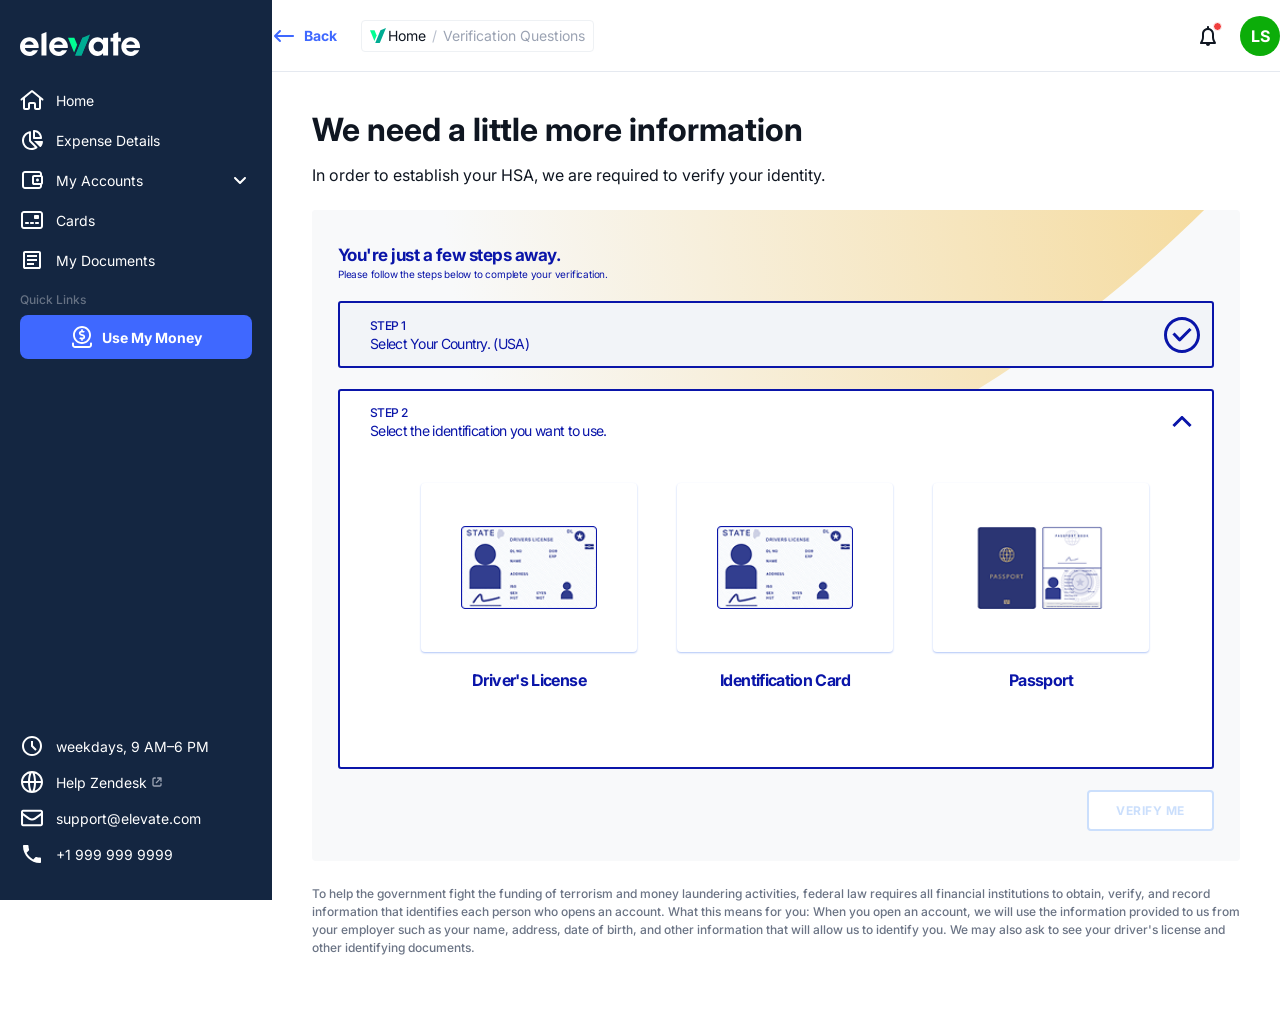
<file: identity-select.html>
<!DOCTYPE html>
<html lang="en">
<head>
  <meta charset="UTF-8" />
  <meta name="viewport" content="width=device-width, initial-scale=1.0"/>
  <title>Elevate – Select Identification</title>
  <link rel="icon" href="assets/icons/favicon_breadcrumbs.svg" type="image/svg+xml"/>
  <link href="https://fonts.googleapis.com/css2?family=Inter:wght@400;500;600;700&display=swap" rel="stylesheet"/>
  <link rel="stylesheet" href="css/styles.css"/>
  <style>
    /* ── Verification section card ── */
    .verification-section {
      background: #f8f9fa;
      border-radius: 4px;
      position: relative;
      overflow: hidden;
      flex-shrink: 0;
      padding: 35px 26px 30px;
      display: flex;
      flex-direction: column;
      gap: 21px;
    }
    .verification-section .section-bg {
      position: absolute;
      width: 1245px;
      height: 1292px;
      left: -40px;
      top: -649px;
      pointer-events: none;
      display: block;
      max-width: none;
    }
    .verification-section > * { position: relative; z-index: 1; }

    /* ── "Few steps away" header ── */
    .steps-header {
      display: flex;
      flex-direction: column;
      gap: 3px;
      color: #0a15a9;
    }
    .steps-header-title {
      font-size: 17px;
      font-weight: 700;
      letter-spacing: -0.51px;
      line-height: normal;
    }
    .steps-header-sub {
      font-size: 10px;
      font-weight: 400;
      letter-spacing: -0.2px;
      line-height: normal;
    }

    /* ── Step rows ── */
    .step-row {
      border-radius: 3px;
      border: 2px solid #0a15a9;
      display: flex;
      align-items: center;
      justify-content: space-between;
      padding: 0 12px 0 30px;
      height: 67px;
      flex-shrink: 0;
    }
    .step-row-completed { background: #f2f4f8; }
    .step-row-active { background: #fff; flex-direction: column; height: 380px; padding: 13px 12px 28px 30px; align-items: stretch; }

    .step-info { display: flex; flex-direction: column; gap: 2px; color: #0a15a9; }
    .step-label {
      font-size: 12px;
      font-weight: 500;
      letter-spacing: -0.6px;
      line-height: normal;
      text-transform: uppercase;
    }
    .step-desc {
      font-size: 14px;
      font-weight: 400;
      letter-spacing: -0.7px;
      line-height: normal;
      white-space: nowrap;
    }
    .step-icon { width: 36px; height: 36px; flex-shrink: 0; }

    /* ── Step 2 header row ── */
    .step2-header {
      display: flex;
      align-items: center;
      justify-content: space-between;
    }

    /* ── ID cards grid ── */
    .id-cards-grid {
      display: flex;
      justify-content: center;
      gap: 40px;
      margin-top: 43px;
      margin-bottom: 80px;
    }

    .id-card-wrapper {
      display: flex;
      flex-direction: column;
      align-items: center;
      gap: 18px;
      width: 216px;
      cursor: pointer;
    }

    .id-card {
      background: #fff;
      border-radius: 4px;
      box-shadow: 0px 1px 2px 0px #b0c5f7;
      width: 100%;
      height: 169px;
      display: flex;
      align-items: center;
      justify-content: center;
      border: 2px solid transparent;
      transition: box-shadow 0.18s ease, border-color 0.18s ease, background 0.18s ease;
      overflow: hidden;
    }

    .id-card img {
      width: 136px;
      height: 90px;
      object-fit: contain;
      display: block;
    }

    .id-card-wrapper:not(.selected-wrapper):hover .id-card {
      border-color: #b0c5f7;
    }

    .id-card.selected {
      border-color: #0a15a9;
      box-shadow: 0px 2px 8px 0px #b0c5f7;
    }

    .id-card-label {
      font-size: 16px;
      font-weight: 700;
      color: #0a15a9;
      text-align: center;
      letter-spacing: -0.64px;
      line-height: normal;
    }

    /* ── Verify Me button ── */
    .verify-btn-row {
      display: flex;
      justify-content: flex-end;
    }
    .verify-btn {
      width: 127px;
      height: 41px;
      border-radius: 4px;
      border: 2px solid #cbdffc;
      background: #fff;
      color: #cbdffc;
      font-size: 12px;
      font-weight: 700;
      font-family: inherit;
      letter-spacing: 0.04em;
      text-transform: uppercase;
      cursor: default;
      transition: border-color 0.2s, color 0.2s, background 0.2s;
      display: flex;
      align-items: center;
      justify-content: center;
    }
    .verify-btn.active {
      border-color: #0a15a9;
      color: #0a15a9;
      cursor: pointer;
    }
    .verify-btn.active:hover {
      background: #0a15a9;
      color: #fff;
    }

    .disclaimer {
      font-size: 12px;
      font-weight: 500;
      color: #6b7485;
      line-height: 18px;
    }

    /* ── Modal overlay ── */
    .modal-overlay {
      display: none;
      position: fixed;
      inset: 0;
      background: #0f1621;
      opacity: 0.5;
      z-index: 200;
    }
    .modal-overlay.active { display: block; }

    /* ── Modal ── */
    .modal {
      display: none;
      position: fixed;
      inset: 0;
      z-index: 201;
      align-items: center;
      justify-content: center;
    }
    .modal.active { display: flex; }

    .modal-card {
      background: #fff;
      border-radius: 24px;
      width: 720px;
      max-width: calc(100vw - 40px);
      padding: 48px 24px 48px;
      display: flex;
      flex-direction: column;
      align-items: center;
      gap: 24px;
      position: relative;
    }

    .modal-close {
      position: absolute;
      top: 16px;
      right: 16px;
      width: 24px;
      height: 24px;
      background: none;
      border: none;
      cursor: pointer;
      padding: 0;
      display: flex;
      align-items: center;
      justify-content: center;
    }
    .modal-close img { width: 24px; height: 24px; display: block; }

    .modal-icon { width: 48px; height: 48px; display: block; }

    .modal-title {
      font-size: 24px;
      font-weight: 700;
      color: #0f1621;
      line-height: 32px;
      text-align: center;
    }

    .modal-btn {
      width: 200px;
      height: 40px;
      background: #176af6;
      border: none;
      border-radius: 8px;
      color: #fff;
      font-size: 14px;
      font-weight: 700;
      font-family: inherit;
      cursor: pointer;
      transition: background 0.15s;
    }
    .modal-btn:hover { background: #1257cc; }

    @media (max-width: 900px) {
      .id-cards-grid { gap: 20px; }
      .id-card-wrapper { width: 160px; }
      .id-card { height: 130px; }
      .id-card img { width: 100px; height: 68px; }
    }
    @media (max-width: 768px) {
      .id-cards-grid { flex-direction: column; align-items: center; gap: 16px; }
      .id-card-wrapper { width: 90%; max-width: 280px; }
      .id-card { height: 150px; }
      .verification-section { padding: 20px 16px 20px; }
      .step-row { padding: 0 10px 0 16px; }
      .step-row-active { padding: 13px 10px 22px 16px; }
      .step-desc { white-space: normal; }
    }
  </style>
</head>
<body>

<div class="sidebar-overlay" id="overlay" onclick="closeSidebar()"></div>

<aside class="sidebar" id="sidebar">
  <div class="logo"><img src="assets/images/sidebar_nav_logo.svg" alt="Elevate"/></div>
  <a class="nav-item" href="index.html">
    <img src="assets/icons/home.svg" alt=""/>
    Home
  </a>
  <a class="nav-item" href="#">
    <img src="assets/icons/expense.svg" alt=""/>
    Expense Details
  </a>
  <a class="nav-item" href="#">
    <img src="assets/icons/accounts.svg" alt=""/>
    My Accounts
    <img src="assets/icons/arrow.svg" class="chevron" alt=""/>
  </a>
  <a class="nav-item" href="#">
    <img src="assets/icons/cards.svg" alt=""/>
    Cards
  </a>
  <a class="nav-item" href="#">
    <img src="assets/icons/documents.svg" alt=""/>
    My Documents
  </a>
  <div class="nav-label">Quick Links</div>
  <a class="nav-cta-btn" href="#">
    <img src="assets/icons/reimburse.svg" alt=""/>
    Use My Money
  </a>

  <div class="nav-help">
    <div class="nav-help-item">
      <img src="assets/icons/schedule.svg" alt=""/>
      weekdays, 9 AM–6 PM
    </div>
    <a class="nav-help-item" href="#">
      <img src="assets/icons/globe.svg" alt=""/>
      <span class="nav-help-link">Help Zendesk <img src="assets/icons/open_link.svg" class="open-link" alt=""/></span>
    </a>
    <a class="nav-help-item" href="mailto:support@elevate.com">
      <img src="assets/icons/mail.svg" alt=""/>
      support@elevate.com
    </a>
    <a class="nav-help-item" href="tel:+19999999999">
      <img src="assets/icons/phone.svg" alt=""/>
      +1 999 999 9999
    </a>
  </div>
</aside>

<div class="main">
  <header class="topbar">
    <div class="topbar-inner">
    <div class="topbar-left">
      <button class="menu-toggle" onclick="openSidebar()" aria-label="Menu">
        <svg fill="none" viewBox="0 0 24 24" stroke="currentColor"><path stroke-linecap="round" stroke-linejoin="round" stroke-width="2" d="M4 6h16M4 12h16M4 18h16"/></svg>
      </button>
      <a class="back-btn" href="index.html">
        <img src="assets/icons/back_arrow.svg" alt=""/>
        Back
      </a>
      <div class="breadcrumb-pill">
        <a class="brand-logo" href="index.html" style="text-decoration:none;">
          <img src="assets/icons/favicon_breadcrumbs.svg" alt=""/>
          Home
        </a>
        <span class="bc-sep">/</span>
        <span class="bc-current">Verification Questions</span>
      </div>
    </div>
    <div class="topbar-right">
      <div class="notif-btn">
        <img src="assets/icons/notifications.svg" alt="Notifications"/>
        <div class="notif-dot"></div>
      </div>
      <div class="avatar">LS</div>
    </div>
    </div>
  </header>

  <div class="content">
    <div class="content-inner">

      <div class="page-header">
        <h1>We need a little more information</h1>
        <p class="subtitle">In order to establish your HSA, we are required to verify your identity.</p>
      </div>

      <div class="verification-section">
        <img class="section-bg" src="assets/images/hero_bg_yellow.svg" alt=""/>

        <div class="steps-header">
          <div class="steps-header-title">You're just a few steps away.</div>
          <div class="steps-header-sub">Please follow the steps below to complete your verification.</div>
        </div>

        <!-- Step 1: completed -->
        <div class="step-row step-row-completed">
          <div class="step-info">
            <span class="step-label">Step 1</span>
            <span class="step-desc">Select Your Country. (USA)</span>
          </div>
          <img class="step-icon" src="assets/icons/blue_check.svg" alt="Completed"/>
        </div>

        <!-- Step 2: expanded -->
        <div class="step-row step-row-active">
          <div class="step2-header">
            <div class="step-info">
              <span class="step-label">Step 2</span>
              <span class="step-desc">Select the identification you want to use.</span>
            </div>
            <img class="step-icon" src="assets/icons/blue_arrow.svg" alt=""/>
          </div>

          <div class="id-cards-grid">

            <div class="id-card-wrapper" onclick="selectId(this, 'drivers-license')">
              <div class="id-card" id="card-drivers-license">
                <img src="assets/images/driver_license.png" alt="Driver's License"/>
              </div>
              <span class="id-card-label">Driver's License</span>
            </div>

            <div class="id-card-wrapper" onclick="selectId(this, 'identification-card')">
              <div class="id-card" id="card-identification-card">
                <img src="assets/images/identification_card.png" alt="Identification Card"/>
              </div>
              <span class="id-card-label">Identification Card</span>
            </div>

            <div class="id-card-wrapper" onclick="selectId(this, 'passport')">
              <div class="id-card" id="card-passport">
                <img src="assets/images/passport.png" alt="Passport"/>
              </div>
              <span class="id-card-label">Passport</span>
            </div>

          </div>
        </div>

        <div class="verify-btn-row">
          <button class="verify-btn" id="verifyBtn" disabled onclick="handleVerify()">Verify Me</button>
        </div>
      </div>

      <p class="disclaimer">To help the government fight the funding of terrorism and money laundering activities, federal law requires all financial institutions to obtain, verify, and record information that identifies each person who opens an account. What this means for you: When you open an account, we will use the information provided to us from your employer such as your name, address, date of birth, and other information that will allow us to identify you. We may also ask to see your driver's license and other identifying documents.</p>

    </div>
  </div>
</div>

<!-- Modal overlay -->
<div class="modal-overlay" id="modalOverlay" onclick="closeModal()"></div>

<!-- Modal -->
<div class="modal" id="hsaModal">
  <div class="modal-card">
    <button class="modal-close" onclick="closeModal()" aria-label="Close">
      <img src="assets/icons/close.svg" alt="Close"/>
    </button>
    <img class="modal-icon" src="assets/icons/sucess.svg" alt="Success"/>
    <p class="modal-title">Your HSA is now active!</p>
    <button class="modal-btn" onclick="completeVerification()">Got It!</button>
  </div>
</div>

<script src="js/sidebar.js"></script>
<script>
  let selectedMethod = null;

  function selectId(wrapper, method) {
    // Deselect all
    document.querySelectorAll('.id-card').forEach(c => c.classList.remove('selected'));
    document.querySelectorAll('.id-card-wrapper').forEach(w => w.classList.remove('selected-wrapper'));

    // Select clicked
    const card = wrapper.querySelector('.id-card');
    card.classList.add('selected');
    wrapper.classList.add('selected-wrapper');
    selectedMethod = method;

    // Activate Verify Me button
    const btn = document.getElementById('verifyBtn');
    btn.classList.add('active');
    btn.disabled = false;
  }

  function handleVerify() {
    if (!selectedMethod) return;
    document.getElementById('modalOverlay').classList.add('active');
    document.getElementById('hsaModal').classList.add('active');
    document.body.style.overflow = 'hidden';
  }

  function closeModal() {
    document.getElementById('modalOverlay').classList.remove('active');
    document.getElementById('hsaModal').classList.remove('active');
    document.body.style.overflow = '';
  }

  function completeVerification() {
    localStorage.setItem('identityVerified', 'true');
    window.location.href = 'hsa-account.html';
  }
</script>
</body>
</html>
</file>
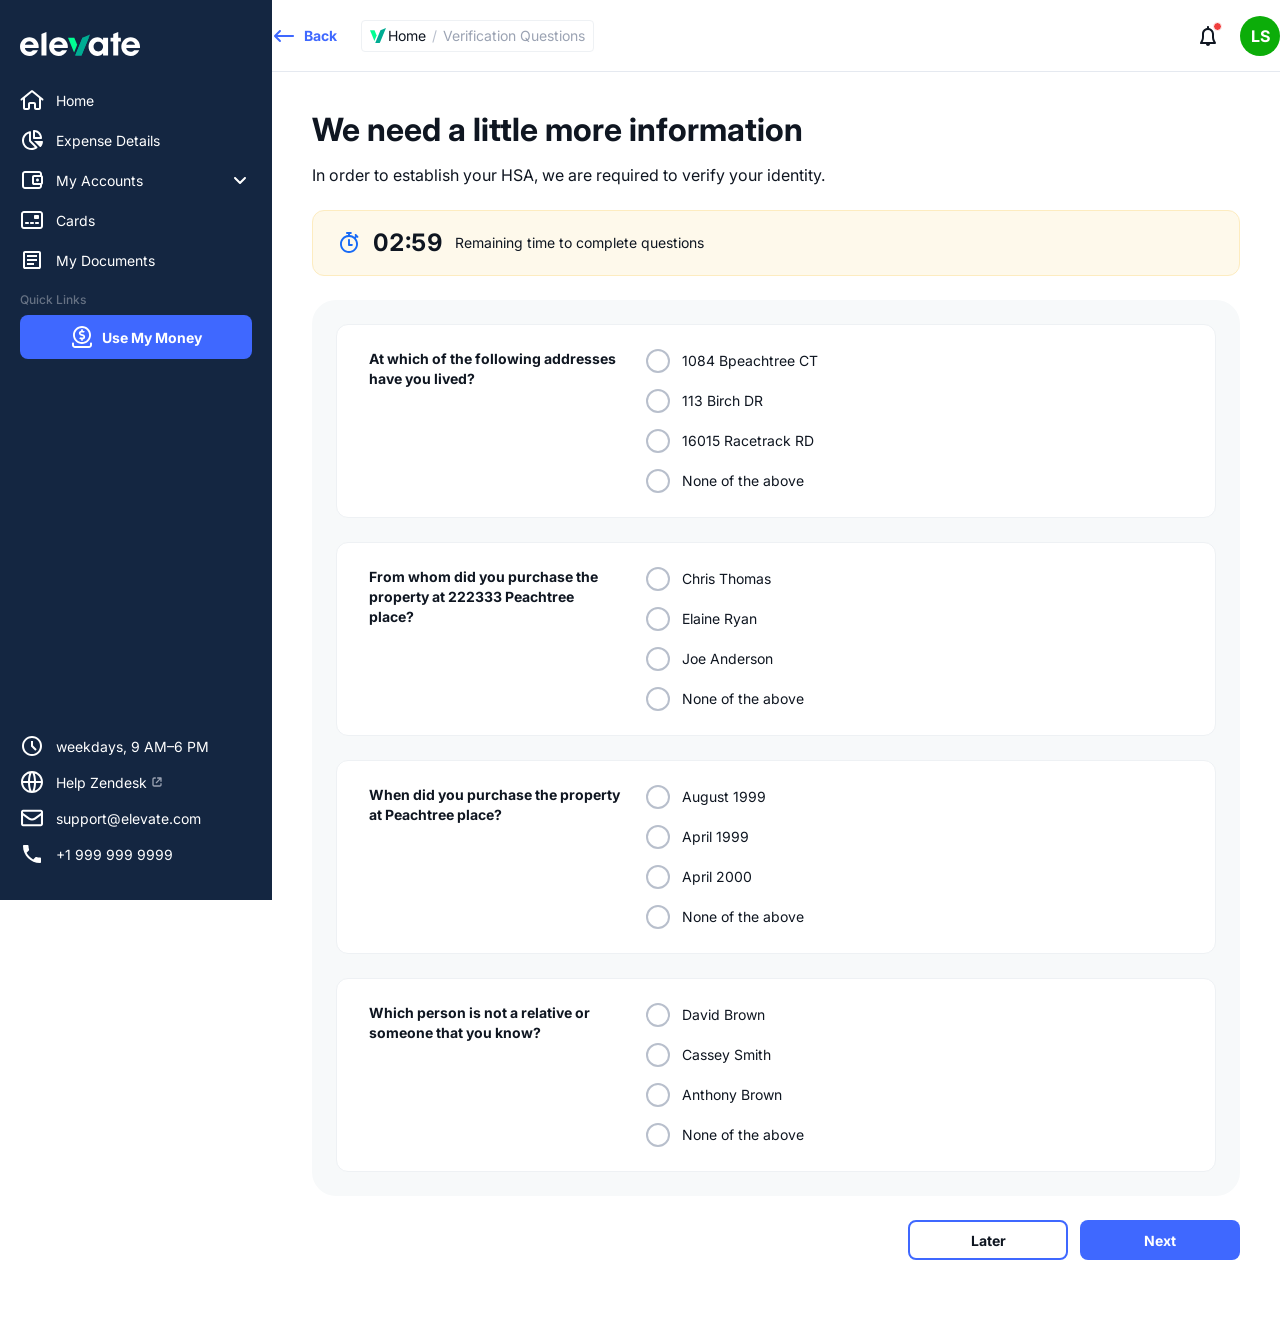
<file: questionnaire.html>
<!DOCTYPE html>
<html lang="en">
<head>
  <meta charset="UTF-8" />
  <meta name="viewport" content="width=device-width, initial-scale=1.0"/>
  <title>Elevate – Verification Question</title>
  <link rel="icon" href="assets/icons/favicon_breadcrumbs.svg" type="image/svg+xml"/>
  <link href="https://fonts.googleapis.com/css2?family=Inter:wght@400;500;600;700&display=swap" rel="stylesheet"/>
  <link rel="stylesheet" href="css/styles.css"/>
  <style>
    .modal-overlay { display:none;position:fixed;inset:0;background:#0f1621;opacity:0.5;z-index:200; }
    .modal-overlay.active { display:block; }
    .modal { display:none;position:fixed;inset:0;z-index:201;align-items:center;justify-content:center; }
    .modal.active { display:flex; }
    .modal-card { background:#fff;border-radius:24px;width:720px;max-width:calc(100vw - 40px);padding:48px 24px;display:flex;flex-direction:column;align-items:center;gap:24px;position:relative; }
    .modal-close { position:absolute;top:16px;right:16px;width:24px;height:24px;background:none;border:none;cursor:pointer;padding:0;display:flex;align-items:center;justify-content:center; }
    .modal-close img { width:24px;height:24px;display:block; }
    .modal-icon { width:48px;height:48px;display:block; }
    .modal-title { font-size:24px;font-weight:700;color:#0f1621;line-height:32px;text-align:center; }
    .modal-btn { width:200px;height:40px;background:#176af6;border:none;border-radius:8px;color:#fff;font-size:14px;font-weight:700;font-family:inherit;cursor:pointer;transition:background 0.15s; }
    .modal-btn:hover { background:#1257cc; }
  </style>
</head>
<body>

<div class="sidebar-overlay" id="overlay" onclick="closeSidebar()"></div>

<aside class="sidebar" id="sidebar">
  <div class="logo"><img src="assets/images/sidebar_nav_logo.svg" alt="Elevate"/></div>
  <a class="nav-item" href="index.html">
    <img src="assets/icons/home.svg" alt=""/>
    Home
  </a>
  <a class="nav-item" href="#">
    <img src="assets/icons/expense.svg" alt=""/>
    Expense Details
  </a>
  <a class="nav-item" href="#">
    <img src="assets/icons/accounts.svg" alt=""/>
    My Accounts
    <img src="assets/icons/arrow.svg" class="chevron" alt=""/>
  </a>
  <a class="nav-item" href="#">
    <img src="assets/icons/cards.svg" alt=""/>
    Cards
  </a>
  <a class="nav-item" href="#">
    <img src="assets/icons/documents.svg" alt=""/>
    My Documents
  </a>
  <div class="nav-label">Quick Links</div>
  <a class="nav-cta-btn" href="#">
    <img src="assets/icons/reimburse.svg" alt=""/>
    Use My Money
  </a>

  <div class="nav-help">
    <div class="nav-help-item">
      <img src="assets/icons/schedule.svg" alt=""/>
      weekdays, 9 AM–6 PM
    </div>
    <a class="nav-help-item" href="#">
      <img src="assets/icons/globe.svg" alt=""/>
      <span class="nav-help-link">Help Zendesk <img src="assets/icons/open_link.svg" class="open-link" alt=""/></span>
    </a>
    <a class="nav-help-item" href="mailto:support@elevate.com">
      <img src="assets/icons/mail.svg" alt=""/>
      support@elevate.com
    </a>
    <a class="nav-help-item" href="tel:+19999999999">
      <img src="assets/icons/phone.svg" alt=""/>
      +1 999 999 9999
    </a>
  </div>
</aside>

<div class="main">
  <header class="topbar">
    <div class="topbar-inner">
    <div class="topbar-left">
      <button class="menu-toggle" onclick="openSidebar()" aria-label="Menu">
        <svg fill="none" viewBox="0 0 24 24" stroke="currentColor"><path stroke-linecap="round" stroke-linejoin="round" stroke-width="2" d="M4 6h16M4 12h16M4 18h16"/></svg>
      </button>
      <a class="back-btn" href="index.html">
        <img src="assets/icons/back_arrow.svg" alt=""/>
        Back
      </a>
      <div class="breadcrumb-pill">
        <a class="brand-logo" href="index.html" style="text-decoration:none;">
          <img src="assets/icons/favicon_breadcrumbs.svg" alt=""/>
          Home
        </a>
        <span class="bc-sep">/</span>
        <span class="bc-current">Verification Questions</span>
      </div>
    </div>
    <div class="topbar-right">
      <div class="notif-btn">
        <img src="assets/icons/notifications.svg" alt="Notifications"/>
        <div class="notif-dot"></div>
      </div>
      <div class="avatar">LS</div>
    </div>
    </div>
  </header>

  <div class="content">
    <div class="content-inner">

      <div class="page-header">
        <h1>We need a little more information</h1>
        <p class="subtitle">In order to establish your HSA, we are required to verify your identity.</p>
      </div>

      <div class="timer-bar">
        <img src="assets/icons/timer.svg" alt=""/>
        <span class="timer-display" id="timer">03:00</span>
        <span class="timer-label">Remaining time to complete questions</span>
      </div>

      <div class="questions-wrapper">
        <div class="question-card">
          <div class="question-text">At which of the following addresses have you lived?</div>
          <div class="options">
            <div class="option"><label class="radio-label"><input type="radio" name="q1" value="a"/><div class="radio-circle"><div class="radio-inner"></div></div></label><span class="option-label">1084 Bpeachtree CT</span></div>
            <div class="option"><label class="radio-label"><input type="radio" name="q1" value="b"/><div class="radio-circle"><div class="radio-inner"></div></div></label><span class="option-label">113 Birch DR</span></div>
            <div class="option"><label class="radio-label"><input type="radio" name="q1" value="c"/><div class="radio-circle"><div class="radio-inner"></div></div></label><span class="option-label">16015 Racetrack RD</span></div>
            <div class="option"><label class="radio-label"><input type="radio" name="q1" value="d"/><div class="radio-circle"><div class="radio-inner"></div></div></label><span class="option-label">None of the above</span></div>
          </div>
        </div>

        <div class="question-card">
          <div class="question-text">From whom did you purchase the property at 222333 Peachtree place?</div>
          <div class="options">
            <div class="option"><label class="radio-label"><input type="radio" name="q2" value="a"/><div class="radio-circle"><div class="radio-inner"></div></div></label><span class="option-label">Chris Thomas</span></div>
            <div class="option"><label class="radio-label"><input type="radio" name="q2" value="b"/><div class="radio-circle"><div class="radio-inner"></div></div></label><span class="option-label">Elaine Ryan</span></div>
            <div class="option"><label class="radio-label"><input type="radio" name="q2" value="c"/><div class="radio-circle"><div class="radio-inner"></div></div></label><span class="option-label">Joe Anderson</span></div>
            <div class="option"><label class="radio-label"><input type="radio" name="q2" value="d"/><div class="radio-circle"><div class="radio-inner"></div></div></label><span class="option-label">None of the above</span></div>
          </div>
        </div>

        <div class="question-card">
          <div class="question-text">When did you purchase the property at Peachtree place?</div>
          <div class="options">
            <div class="option"><label class="radio-label"><input type="radio" name="q3" value="a"/><div class="radio-circle"><div class="radio-inner"></div></div></label><span class="option-label">August 1999</span></div>
            <div class="option"><label class="radio-label"><input type="radio" name="q3" value="b"/><div class="radio-circle"><div class="radio-inner"></div></div></label><span class="option-label">April 1999</span></div>
            <div class="option"><label class="radio-label"><input type="radio" name="q3" value="c"/><div class="radio-circle"><div class="radio-inner"></div></div></label><span class="option-label">April 2000</span></div>
            <div class="option"><label class="radio-label"><input type="radio" name="q3" value="d"/><div class="radio-circle"><div class="radio-inner"></div></div></label><span class="option-label">None of the above</span></div>
          </div>
        </div>

        <div class="question-card">
          <div class="question-text">Which person is not a relative or someone that you know?</div>
          <div class="options">
            <div class="option"><label class="radio-label"><input type="radio" name="q4" value="a"/><div class="radio-circle"><div class="radio-inner"></div></div></label><span class="option-label">David Brown</span></div>
            <div class="option"><label class="radio-label"><input type="radio" name="q4" value="b"/><div class="radio-circle"><div class="radio-inner"></div></div></label><span class="option-label">Cassey Smith</span></div>
            <div class="option"><label class="radio-label"><input type="radio" name="q4" value="c"/><div class="radio-circle"><div class="radio-inner"></div></div></label><span class="option-label">Anthony Brown</span></div>
            <div class="option"><label class="radio-label"><input type="radio" name="q4" value="d"/><div class="radio-circle"><div class="radio-inner"></div></div></label><span class="option-label">None of the above</span></div>
          </div>
        </div>
      </div>

      <div class="footer-actions">
        <p class="error-msg" id="errorMsg">Please fill in the following answers.</p>
        <div class="footer-buttons">
          <button class="btn btn-outline" onclick="window.location.href='index.html'">Later</button>
          <button class="btn btn-primary" onclick="goNext()">Next</button>
        </div>
      </div>

    </div>
  </div>
</div>

<!-- Modal overlay -->
<div class="modal-overlay" id="modalOverlay" onclick="closeModal()"></div>

<!-- HSA Active Modal -->
<div class="modal" id="hsaModal">
  <div class="modal-card">
    <button class="modal-close" onclick="closeModal()" aria-label="Close">
      <img src="assets/icons/close.svg" alt="Close"/>
    </button>
    <img class="modal-icon" src="assets/icons/sucess.svg" alt="Success"/>
    <p class="modal-title">Your HSA is now active!</p>
    <button class="modal-btn" onclick="completeVerification()">Got It!</button>
  </div>
</div>

<script src="js/main.js"></script>
<script>
  function closeModal() {
    document.getElementById('modalOverlay').classList.remove('active');
    document.getElementById('hsaModal').classList.remove('active');
    document.body.style.overflow = '';
  }

  function completeVerification() {
    localStorage.setItem('identityVerified', 'true');
    window.location.href = 'hsa-account.html';
  }
</script>
</body>
</html>
</file>
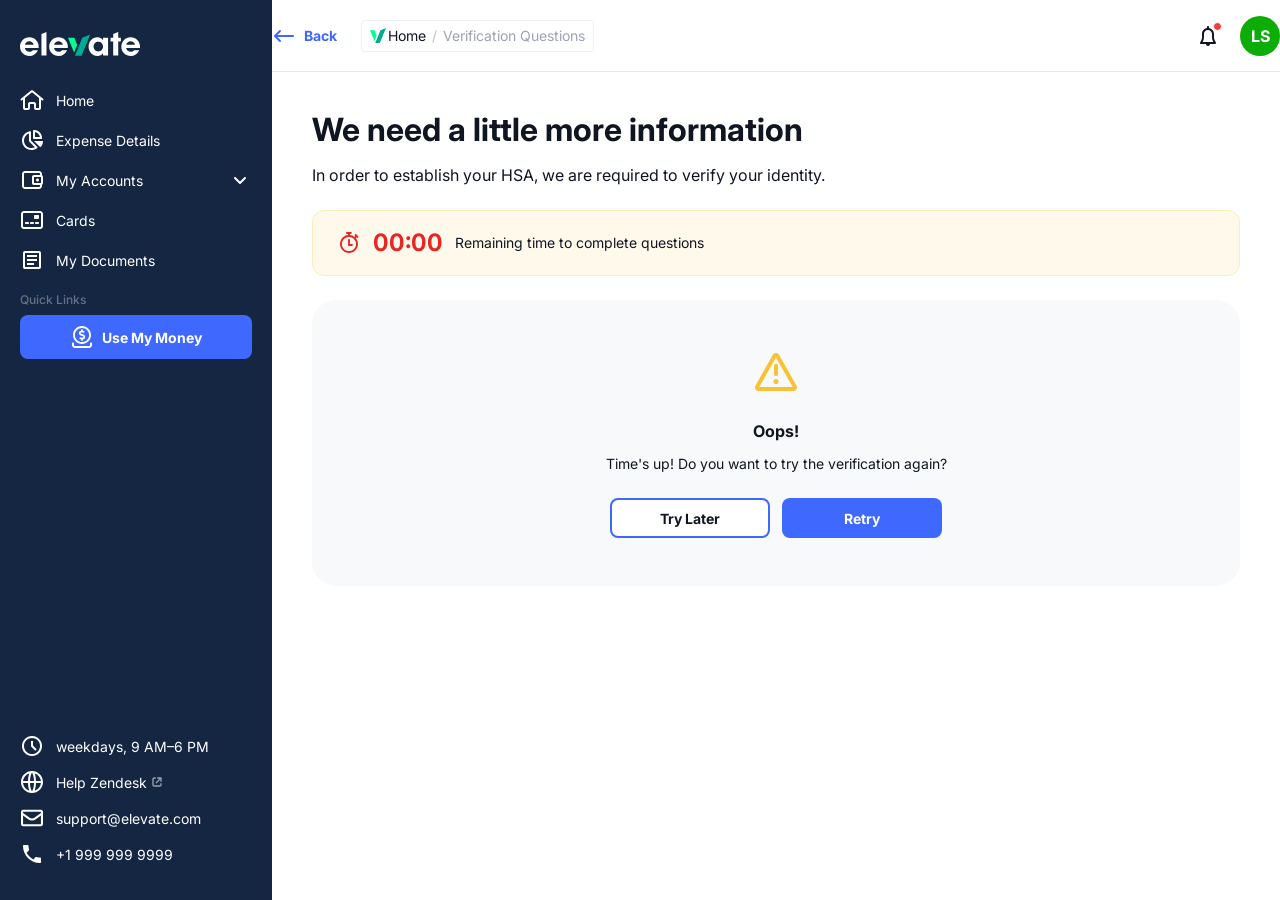
<file: timeout.html>
<!DOCTYPE html>
<html lang="en">
<head>
  <meta charset="UTF-8" />
  <meta name="viewport" content="width=device-width, initial-scale=1.0"/>
  <title>Elevate – Session Timed Out</title>
  <link rel="icon" href="assets/icons/favicon_breadcrumbs.svg" type="image/svg+xml"/>
  <link href="https://fonts.googleapis.com/css2?family=Inter:wght@400;500;600;700&display=swap" rel="stylesheet"/>
  <link rel="stylesheet" href="css/styles.css"/>
  <style>
    .timeout-wrapper {
      background: #f7f9fa;
      border-radius: 24px;
      padding: 48px;
      display: flex;
      align-items: center;
      justify-content: center;
    }
    .timeout-state {
      display: flex;
      flex-direction: column;
      align-items: center;
      gap: 24px;
      text-align: center;
    }
    .timeout-icon {
      width: 48px;
      height: 48px;
      flex-shrink: 0;
    }
    .timeout-text {
      display: flex;
      flex-direction: column;
      gap: 12px;
      align-items: center;
      max-width: 558px;
    }
    .timeout-title {
      font-size: 16px;
      font-weight: 700;
      color: #0f1621;
      line-height: 22px;
    }
    .timeout-desc {
      font-size: 14px;
      font-weight: 400;
      color: #0f1621;
      line-height: 20px;
    }
    .timeout-actions {
      display: flex;
      gap: 12px;
      justify-content: center;
    }
    .timer-display.urgent { color: #e72626; }

    @media (max-width: 768px) {
      .timeout-wrapper { padding: 32px 20px; border-radius: 16px; }
      .timeout-actions .btn { flex: 1; }
    }
  </style>
</head>
<body>

<div class="sidebar-overlay" id="overlay" onclick="closeSidebar()"></div>

<aside class="sidebar" id="sidebar">
  <div class="logo"><img src="assets/images/sidebar_nav_logo.svg" alt="Elevate"/></div>
  <a class="nav-item" href="#">
    <img src="assets/icons/home.svg" alt=""/>
    Home
  </a>
  <a class="nav-item" href="#">
    <img src="assets/icons/expense.svg" alt=""/>
    Expense Details
  </a>
  <a class="nav-item" href="#">
    <img src="assets/icons/accounts.svg" alt=""/>
    My Accounts
    <img src="assets/icons/arrow.svg" class="chevron" alt=""/>
  </a>
  <a class="nav-item" href="#">
    <img src="assets/icons/cards.svg" alt=""/>
    Cards
  </a>
  <a class="nav-item" href="#">
    <img src="assets/icons/documents.svg" alt=""/>
    My Documents
  </a>
  <div class="nav-label">Quick Links</div>
  <a class="nav-cta-btn" href="#">
    <img src="assets/icons/reimburse.svg" alt=""/>
    Use My Money
  </a>

  <div class="nav-help">
    <div class="nav-help-item">
      <img src="assets/icons/schedule.svg" alt=""/>
      weekdays, 9 AM–6 PM
    </div>
    <a class="nav-help-item" href="#">
      <img src="assets/icons/globe.svg" alt=""/>
      <span class="nav-help-link">Help Zendesk <img src="assets/icons/open_link.svg" class="open-link" alt=""/></span>
    </a>
    <a class="nav-help-item" href="mailto:support@elevate.com">
      <img src="assets/icons/mail.svg" alt=""/>
      support@elevate.com
    </a>
    <a class="nav-help-item" href="tel:+19999999999">
      <img src="assets/icons/phone.svg" alt=""/>
      +1 999 999 9999
    </a>
  </div>
</aside>

<div class="main">
  <header class="topbar">
    <div class="topbar-inner">
    <div class="topbar-left">
      <button class="menu-toggle" onclick="openSidebar()" aria-label="Menu">
        <svg fill="none" viewBox="0 0 24 24" stroke="currentColor"><path stroke-linecap="round" stroke-linejoin="round" stroke-width="2" d="M4 6h16M4 12h16M4 18h16"/></svg>
      </button>
      <a class="back-btn" href="index.html">
        <img src="assets/icons/back_arrow.svg" alt=""/>
        Back
      </a>
      <div class="breadcrumb-pill">
        <span class="brand-logo">
          <img src="assets/icons/favicon_breadcrumbs.svg" alt=""/>
          Home
        </span>
        <span class="bc-sep">/</span>
        <span class="bc-current">Verification Questions</span>
      </div>
    </div>
    <div class="topbar-right">
      <div class="notif-btn">
        <img src="assets/icons/notifications.svg" alt="Notifications"/>
        <div class="notif-dot"></div>
      </div>
      <div class="avatar">LS</div>
    </div>
    </div>
  </header>

  <div class="content">
    <div class="content-inner">

      <div class="page-header">
        <h1>We need a little more information</h1>
        <p class="subtitle">In order to establish your HSA, we are required to verify your identity.</p>
      </div>

      <div class="timer-bar">
        <img src="assets/icons/timer_red.svg" alt=""/>
        <span class="timer-display urgent">00:00</span>
        <span class="timer-label">Remaining time to complete questions</span>
      </div>

      <div class="timeout-wrapper">
        <div class="timeout-state">
          <img class="timeout-icon" src="assets/icons/warning.svg" alt=""/>
          <div class="timeout-text">
            <div class="timeout-title">Oops!</div>
            <div class="timeout-desc">Time's up! Do you want to try the verification again?</div>
          </div>
          <div class="timeout-actions">
            <a href="#" class="btn btn-outline">Try Later</a>
            <a href="index.html" class="btn btn-primary">Retry</a>
          </div>
        </div>
      </div>

    </div>
  </div>
</div>

<script src="js/sidebar.js"></script>
</body>
</html>
</file>
<file: css/styles.css>
*, *::before, *::after { box-sizing: border-box; margin: 0; padding: 0; }
body { font-family: 'Inter', sans-serif; background: #fff; color: #0f1621; min-height: 100vh; }

/* SIDEBAR */
.sidebar { position: fixed; top: 0; left: 0; height: 100vh; width: 272px; background: #142641; display: flex; flex-direction: column; padding: 24px 0; z-index: 100; overflow-y: auto; transition: transform 0.25s ease; }
.logo { padding: 0 20px 16px; }
.logo img { height: 40px; width: auto; display: block; }
.nav-label { font-size: 12px; font-weight: 500; color: rgba(255,255,255,0.35); letter-spacing: 0; padding: 12px 12px 4px; margin: 0 8px; }
.nav-cta-btn { display: flex; align-items: center; justify-content: center; gap: 8px; width: 232px; margin: 4px auto 0; padding: 10px 16px; background: #3f68ff; border-radius: 8px; color: #fff; font-size: 14px; font-weight: 700; text-decoration: none; cursor: pointer; transition: background 0.15s; }
.nav-cta-btn:hover { background: #2f4bc4; }
.nav-cta-btn img { width: 24px; height: 24px; flex-shrink: 0; }
.nav-help { margin-top: auto; padding: 16px 0 4px; display: flex; flex-direction: column; }
.nav-help-item { display: flex; align-items: center; gap: 12px; padding: 6px 12px; margin: 0 8px; color: #fff; font-size: 14px; text-decoration: none; }
.nav-help-item img { width: 24px; height: 24px; flex-shrink: 0; }
.nav-help-link { display: flex; align-items: center; gap: 2px; }
.nav-help-link .open-link { width: 16px; height: 16px; }
.nav-item { display: flex; align-items: center; gap: 12px; padding: 8px 12px; margin: 0 8px; border-radius: 6px; color: #fff; font-size: 14px; cursor: pointer; transition: background 0.15s; text-decoration: none; }
.nav-item:hover { background: rgba(255,255,255,0.08); }
.nav-item img { width: 24px; height: 24px; flex-shrink: 0; }
.nav-item .chevron { margin-left: auto; width: 24px; height: 24px; }

/* MAIN */
.main { margin-left: 272px; display: flex; flex-direction: column; min-height: 100vh; }

/* TOPBAR */
.topbar { position: sticky; top: 0; z-index: 99; background: #fff; border-bottom: 1px solid #e5e9f0; height: 72px; flex-shrink: 0; }
.topbar-inner { max-width: 1104px; width: 100%; margin: 0 auto; height: 100%; display: flex; align-items: center; justify-content: space-between; gap: 24px; }
.topbar-left { display: flex; align-items: center; gap: 24px; min-width: 0; flex: 1; }
.back-btn { display: flex; align-items: center; gap: 8px; color: #3f68ff; font-weight: 700; font-size: 14px; cursor: pointer; white-space: nowrap; flex-shrink: 0; text-decoration: none; }
.back-btn img { width: 24px; height: 24px; }
.breadcrumb-pill { display: flex; align-items: center; gap: 6px; border: 1px solid #eef1f4; border-radius: 4px; padding: 0 8px; height: 32px; background: #fff; font-size: 14px; line-height: 20px; }
.breadcrumb-pill .brand-logo { display: flex; align-items: center; gap: 2px; color: #0f1621; font-weight: 400; }
.breadcrumb-pill .brand-logo img { width: 16px; height: 16px; flex-shrink: 0; }
.breadcrumb-pill .bc-sep { color: #b8bfcc; }
.breadcrumb-pill .bc-mid { color: #0f1621; font-weight: 400; }
.breadcrumb-pill .bc-current { color: #9ba3b3; }
.topbar-right { display: flex; align-items: center; gap: 12px; flex-shrink: 0; }
.notif-btn { position: relative; cursor: pointer; width: 40px; height: 40px; display: flex; align-items: center; justify-content: center; border-radius: 3px; }
.notif-btn img { width: 24px; height: 24px; display: block; }
.notif-dot { position: absolute; top: 6px; right: 6px; width: 9px; height: 9px; background: #f03e3e; border-radius: 50%; border: 1.5px solid #fff; }
.avatar { width: 40px; height: 40px; background: #0cad09; border-radius: 50%; display: flex; align-items: center; justify-content: center; font-size: 16px; font-weight: 700; color: #fff; cursor: pointer; flex-shrink: 0; }

/* CONTENT */
.content { flex: 1; padding: 36px 40px 60px; }
.content-inner { width: 100%; max-width: 1104px; margin: 0 auto; display: flex; flex-direction: column; gap: 24px; }
h1 { font-size: 32px; font-weight: 700; color: #0f1621; line-height: 44px; }
.subtitle { font-size: 16px; line-height: 22px; color: #0f1621; font-weight: 400; }
.page-header { display: flex; flex-direction: column; gap: 12px; }

/* TIMER */
.timer-bar { background: #fef9eb; border: 1px solid #fdecc0; border-radius: 12px; padding: 16px 24px; display: flex; align-items: center; gap: 12px; }
.timer-bar img { width: 24px; height: 24px; flex-shrink: 0; }
.timer-display { font-size: 24px; font-weight: 700; color: #0f1621; font-variant-numeric: tabular-nums; min-width: 70px; line-height: 32px; }
.timer-display.urgent { color: #dc2626; animation: pulse 1s infinite; }
@keyframes pulse { 0%,100%{opacity:1} 50%{opacity:0.6} }
.timer-label { font-size: 14px; color: #0f1621; line-height: 20px; }

/* QUESTIONS WRAPPER */
.questions-wrapper { background: #f7f9fa; border-radius: 24px; padding: 24px; display: flex; flex-direction: column; gap: 24px; }

/* QUESTION CARDS */
.question-card { background: #fff; border: 1px solid #eef1f4; border-radius: 12px; padding: 24px 32px; display: flex; align-items: flex-start; justify-content: space-between; }
.question-text { font-size: 14px; font-weight: 700; color: #0f1621; line-height: 20px; width: 34%; flex-shrink: 0; padding-right: 24px; }
.options { display: flex; flex-direction: column; gap: 16px; flex: 1; }
.option { display: flex; align-items: center; gap: 12px; }
.radio-label { display: flex; align-items: center; cursor: pointer; flex-shrink: 0; }
.radio-label input[type="radio"] { display: none; }
.radio-circle { width: 24px; height: 24px; border-radius: 50%; border: 2px solid #b8bfcc; flex-shrink: 0; display: flex; align-items: center; justify-content: center; transition: border-color 0.15s; }
.radio-inner { width: 12px; height: 12px; border-radius: 50%; background: #3f68ff; display: none; }
.radio-label input[type="radio"]:checked + .radio-circle { border-color: #3f68ff; }
.radio-label input[type="radio"]:checked + .radio-circle .radio-inner { display: block; }
.radio-label:hover .radio-circle { border-color: #3f68ff; }
.option-label { font-size: 14px; color: #0f1621; line-height: 20px; }

/* FOOTER */
.footer-actions { display: flex; flex-direction: column; align-items: flex-end; gap: 24px; }
.footer-buttons { display: flex; gap: 12px; }
.error-msg { display: none; font-size: 14px; color: #e72626; line-height: 20px; }
.error-msg.visible { display: block; }
.btn { width: 160px; height: 40px; border-radius: 8px; font-size: 14px; font-weight: 700; cursor: pointer; border: none; transition: background 0.15s, border-color 0.15s; font-family: inherit; display: flex; align-items: center; justify-content: center; text-decoration: none; }
.btn-outline { background: #fff; border: 2px solid #3f68ff; color: #0f1621; }
.btn-outline:hover { background: #f5f7ff; }
.btn-primary { background: #3f68ff; color: #fff; border: 2px solid transparent; }
.btn-primary:hover { background: #2f4bc4; }

/* MOBILE HAMBURGER */
.menu-toggle { display: none; background: none; border: none; cursor: pointer; color: #374151; padding: 4px; flex-shrink: 0; }
.menu-toggle svg { width: 22px; height: 22px; display: block; }

/* OVERLAY */
.sidebar-overlay { display: none; position: fixed; inset: 0; background: rgba(0,0,0,0.45); z-index: 40; }
.sidebar-overlay.active { display: block; }

/* ── TABLET ≤1024px ── */
@media (max-width: 1024px) {
  .sidebar { width: 220px; }
  .content { padding: 28px 28px 48px; }
  h1 { font-size: 26px; }
  .question-text { width: 260px; }
  .options { width: auto; flex: 1; }
}

/* ── MOBILE ≤768px ── */
@media (max-width: 768px) {
  .sidebar {
    transform: translateX(-100%);
  }
  .sidebar.open { transform: translateX(0); }
  .main { margin-left: 0; }
  .menu-toggle { display: block; margin-right: 4px; }
  .topbar { padding: 0 16px; height: 56px; gap: 12px; }
  .breadcrumb-pill { display: none; }
  .hide-mobile { display: none !important; }
  .content { padding: 20px 16px 40px; }
  h1 { font-size: 22px; line-height: 32px; }
  .subtitle { font-size: 14px; }
  .timer-bar { padding: 12px 16px; }
  .timer-display { font-size: 20px; min-width: 55px; }
  .questions-wrapper { padding: 16px; gap: 16px; border-radius: 16px; }
  .question-card { flex-direction: column; gap: 16px; padding: 16px; }
  .question-text { width: 100%; padding-right: 0; }
  .options { width: 100%; }
  .footer-buttons { width: 100%; }
  .footer-actions .error-msg { width: 100%; }
  .btn { flex: 1; }
}

/* ── SMALL PHONE ≤480px ── */
@media (max-width: 480px) {
  h1 { font-size: 18px; }
  .question-card { padding: 14px 12px; }
  .question-text { font-size: 13px; }
  .footer-actions { gap: 8px; }
}
</file>
